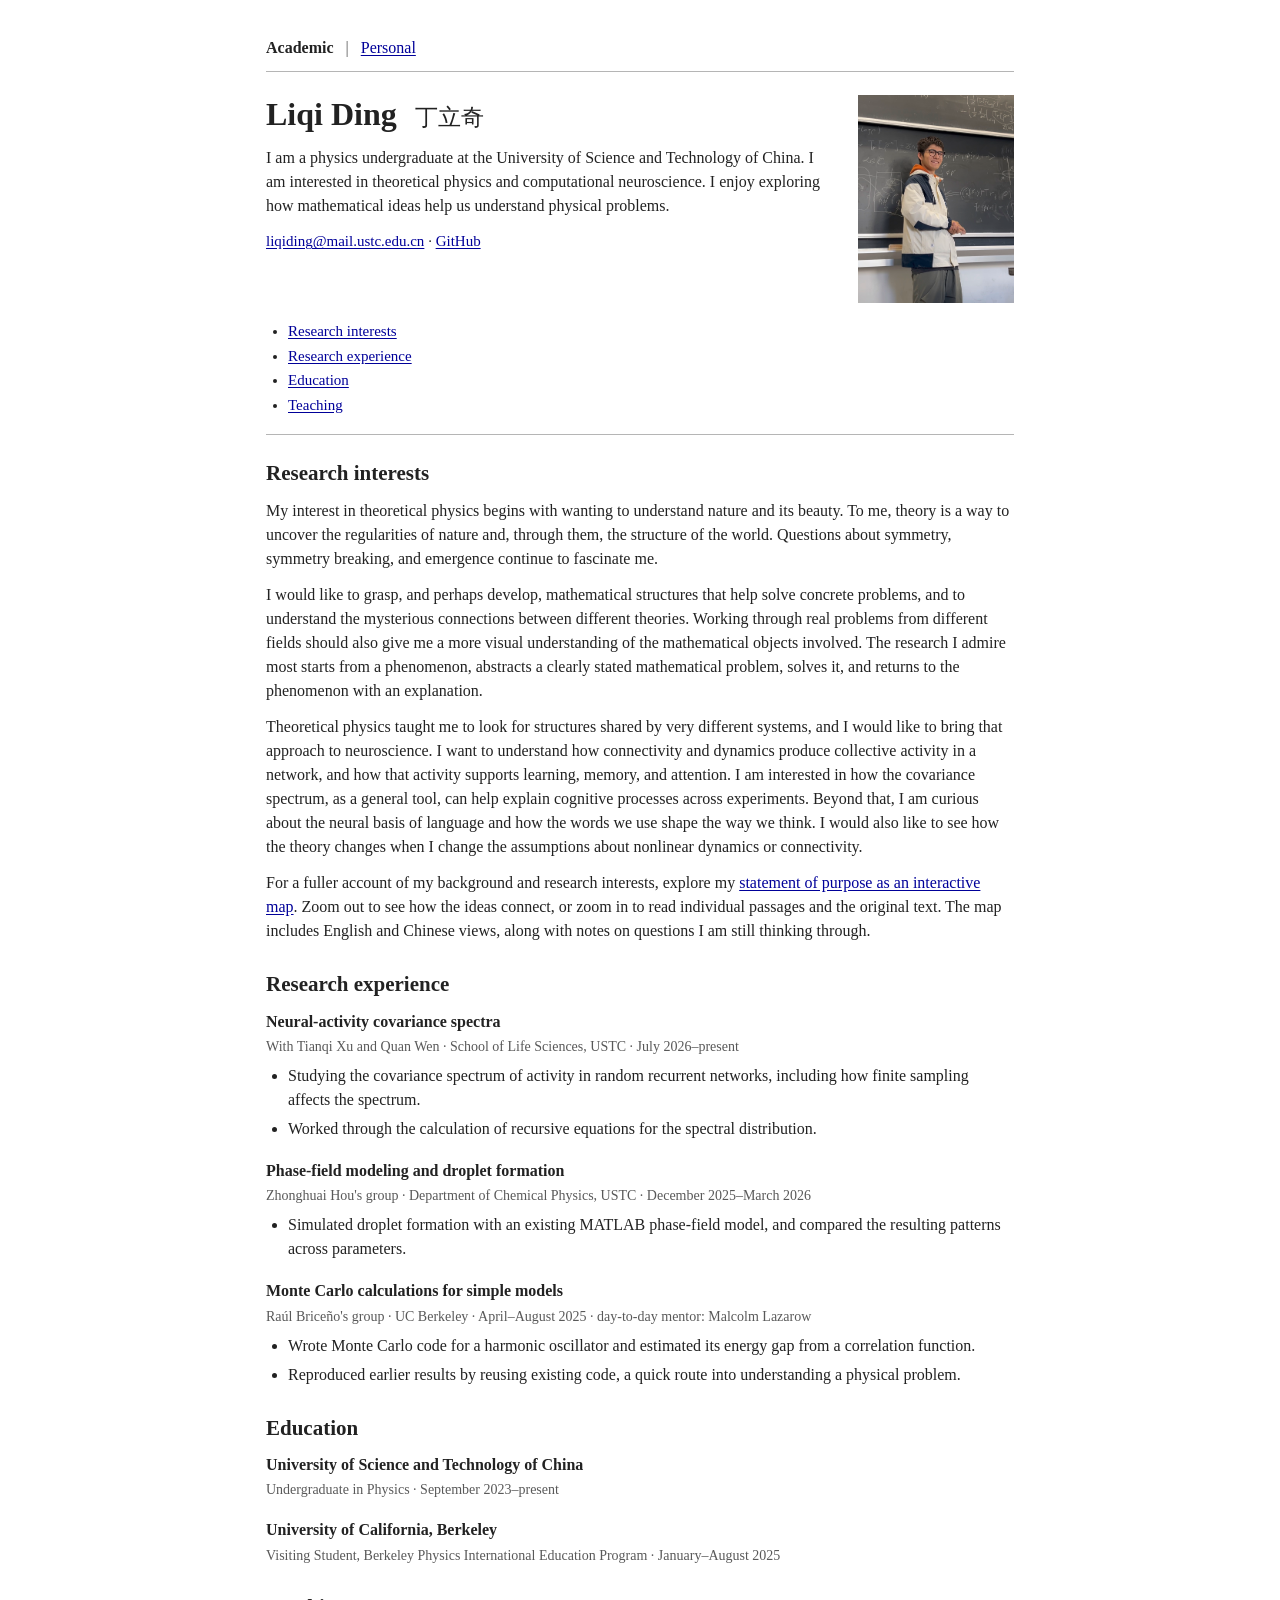
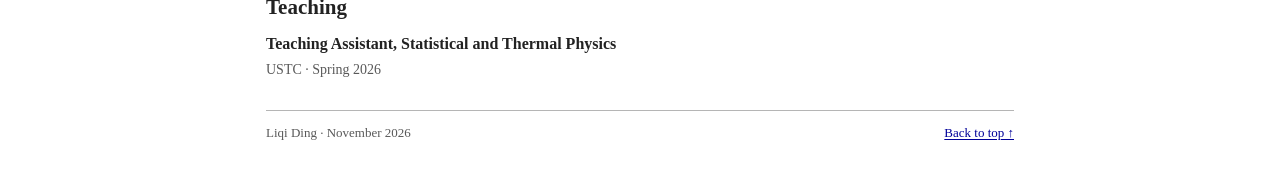
<file: index.html>
<!doctype html>
<html lang="en">
<head>
<meta charset="utf-8">
<meta name="viewport" content="width=device-width, initial-scale=1">
<meta name="description" content="Liqi Ding — physics undergraduate at USTC, with interests in theoretical physics and computational neuroscience.">
<title>Liqi Ding</title>
<link rel="stylesheet" href="style.css">
</head>
<body id="top">
<a class="skip-link" href="#main">Skip to content</a>
<nav class="site-nav" aria-label="Main navigation"><strong aria-current="page">Academic</strong><span aria-hidden="true">|</span><a href="personal.html">Personal</a></nav>
<header><div class="intro"><div class="intro-text"><h1>Liqi Ding <span lang="zh-Hans">丁立奇</span></h1><p>I am a physics undergraduate at the University of Science and Technology of China. I am interested in theoretical physics and computational neuroscience. I enjoy exploring how mathematical ideas help us understand physical problems.</p><p class="contact"><a href="mailto:liqiding@mail.ustc.edu.cn">liqiding@mail.ustc.edu.cn</a> · <a href="https://github.com/LuckytoeUSTC">GitHub</a></p></div><img class="portrait" src="assets/portrait.png" alt="Liqi Ding standing in front of a blackboard" width="156" height="208"></div><nav class="page-toc" aria-label="Sections"><ul>
<li><a href="#research-interests">Research interests</a></li>
<li><a href="#research-experience">Research experience</a></li>
<li><a href="#education">Education</a></li>
<li><a href="#teaching">Teaching</a></li>
</ul></nav></header>
<main id="main">
<section id="research-interests" aria-labelledby="research-interests-title">
<h2 id="research-interests-title">Research interests</h2>
<p>My interest in theoretical physics begins with wanting to understand nature and its beauty. To me, theory is a way to uncover the regularities of nature and, through them, the structure of the world. Questions about symmetry, symmetry breaking, and emergence continue to fascinate me.</p>
<p>I would like to grasp, and perhaps develop, mathematical structures that help solve concrete problems, and to understand the mysterious connections between different theories. Working through real problems from different fields should also give me a more visual understanding of the mathematical objects involved. The research I admire most starts from a phenomenon, abstracts a clearly stated mathematical problem, solves it, and returns to the phenomenon with an explanation.</p>
<p>Theoretical physics taught me to look for structures shared by very different systems, and I would like to bring that approach to neuroscience. I want to understand how connectivity and dynamics produce collective activity in a network, and how that activity supports learning, memory, and attention. I am interested in how the covariance spectrum, as a general tool, can help explain cognitive processes across experiments. Beyond that, I am curious about the neural basis of language and how the words we use shape the way we think. I would also like to see how the theory changes when I change the assumptions about nonlinear dynamics or connectivity.</p>
<p>For a fuller account of my background and research interests, explore my <a href="sop-map.html">statement of purpose as an interactive map</a>. Zoom out to see how the ideas connect, or zoom in to read individual passages and the original text. The map includes English and Chinese views, along with notes on questions I am still thinking through.</p>
</section>
<section id="research-experience" aria-labelledby="research-experience-title">
<h2 id="research-experience-title">Research experience</h2>
<article class="cv-entry"><h3>Neural-activity covariance spectra</h3>
<p class="entry-context">With Tianqi Xu and Quan Wen · School of Life Sciences, USTC · July 2026–present</p>
<ul><li>Studying the covariance spectrum of activity in random recurrent networks, including how finite sampling affects the spectrum.</li><li>Worked through the calculation of recursive equations for the spectral distribution.</li></ul>
</article>
<article class="cv-entry"><h3>Phase-field modeling and droplet formation</h3>
<p class="entry-context">Zhonghuai Hou&#x27;s group · Department of Chemical Physics, USTC · December 2025–March 2026</p>
<ul><li>Simulated droplet formation with an existing MATLAB phase-field model, and compared the resulting patterns across parameters.</li></ul>
</article>
<article class="cv-entry"><h3>Monte Carlo calculations for simple models</h3>
<p class="entry-context">Raúl Briceño&#x27;s group · UC Berkeley · April–August 2025 · day-to-day mentor: Malcolm Lazarow</p>
<ul><li>Wrote Monte Carlo code for a harmonic oscillator and estimated its energy gap from a correlation function.</li><li>Reproduced earlier results by reusing existing code, a quick route into understanding a physical problem.</li></ul>
</article>
</section>
<section id="education" aria-labelledby="education-title">
<h2 id="education-title">Education</h2>
<article class="cv-entry"><h3>University of Science and Technology of China</h3>
<p class="entry-context">Undergraduate in Physics · September 2023–present</p>
</article>
<article class="cv-entry"><h3>University of California, Berkeley</h3>
<p class="entry-context">Visiting Student, Berkeley Physics International Education Program · January–August 2025</p>
</article>
</section>
<section id="teaching" aria-labelledby="teaching-title">
<h2 id="teaching-title">Teaching</h2>
<article class="cv-entry"><h3>Teaching Assistant, Statistical and Thermal Physics</h3>
<p class="entry-context">USTC · Spring 2026</p>
</article>
</section>
</main>
<footer><span>Liqi Ding · November 2026</span><a href="#top">Back to top ↑</a></footer>
</body>
</html>
</file>
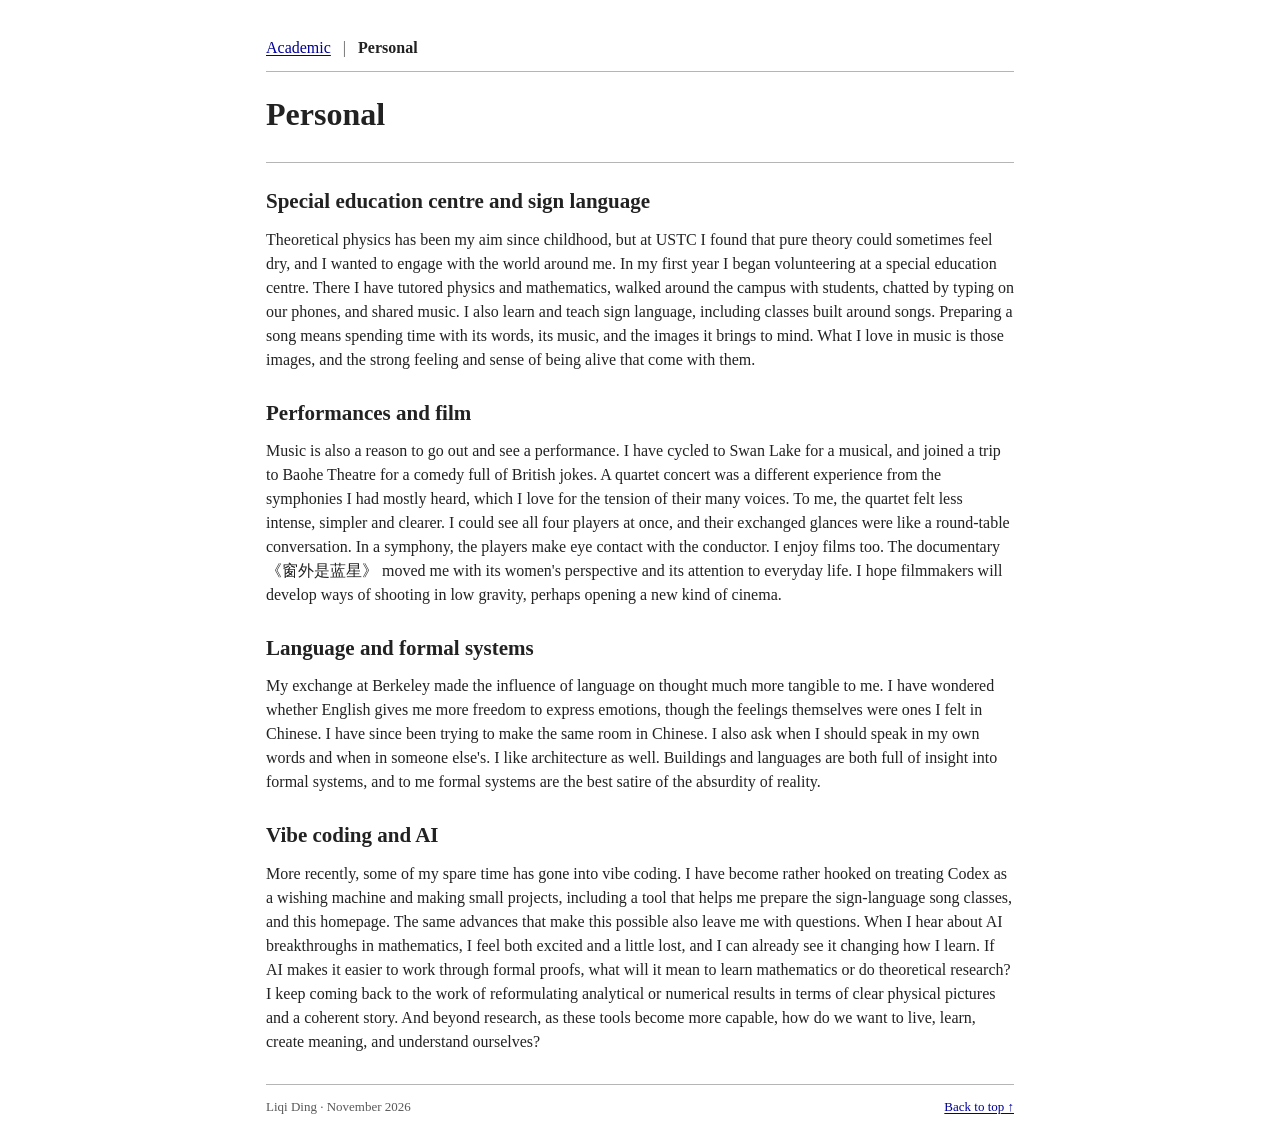
<file: personal.html>
<!doctype html>
<html lang="en">
<head>
<meta charset="utf-8">
<meta name="viewport" content="width=device-width, initial-scale=1">
<meta name="description" content="Liqi Ding — physics undergraduate at USTC, with interests in theoretical physics and computational neuroscience.">
<title>Personal — Liqi Ding</title>
<link rel="stylesheet" href="style.css">
</head>
<body id="top">
<a class="skip-link" href="#main">Skip to content</a>
<nav class="site-nav" aria-label="Main navigation"><a href="index.html">Academic</a><span aria-hidden="true">|</span><strong aria-current="page">Personal</strong></nav>
<header><h1>Personal</h1></header>
<main id="main"><section id="sign-language"><h2>Special education centre and sign language</h2>
<p>Theoretical physics has been my aim since childhood, but at USTC I found that pure theory could sometimes feel dry, and I wanted to engage with the world around me. In my first year I began volunteering at a special education centre. There I have tutored physics and mathematics, walked around the campus with students, chatted by typing on our phones, and shared music. I also learn and teach sign language, including classes built around songs. Preparing a song means spending time with its words, its music, and the images it brings to mind. What I love in music is those images, and the strong feeling and sense of being alive that come with them.</p>
</section>
<section id="arts"><h2>Performances and film</h2>
<p>Music is also a reason to go out and see a performance. I have cycled to Swan Lake for a musical, and joined a trip to Baohe Theatre for a comedy full of British jokes. A quartet concert was a different experience from the symphonies I had mostly heard, which I love for the tension of their many voices. To me, the quartet felt less intense, simpler and clearer. I could see all four players at once, and their exchanged glances were like a round-table conversation. In a symphony, the players make eye contact with the conductor. I enjoy films too. The documentary 《窗外是蓝星》 moved me with its women&#x27;s perspective and its attention to everyday life. I hope filmmakers will develop ways of shooting in low gravity, perhaps opening a new kind of cinema.</p>
</section>
<section id="language"><h2>Language and formal systems</h2>
<p>My exchange at Berkeley made the influence of language on thought much more tangible to me. I have wondered whether English gives me more freedom to express emotions, though the feelings themselves were ones I felt in Chinese. I have since been trying to make the same room in Chinese. I also ask when I should speak in my own words and when in someone else&#x27;s. I like architecture as well. Buildings and languages are both full of insight into formal systems, and to me formal systems are the best satire of the absurdity of reality.</p>
</section>
<section id="coding"><h2>Vibe coding and AI</h2>
<p>More recently, some of my spare time has gone into vibe coding. I have become rather hooked on treating Codex as a wishing machine and making small projects, including a tool that helps me prepare the sign-language song classes, and this homepage. The same advances that make this possible also leave me with questions. When I hear about AI breakthroughs in mathematics, I feel both excited and a little lost, and I can already see it changing how I learn. If AI makes it easier to work through formal proofs, what will it mean to learn mathematics or do theoretical research? I keep coming back to the work of reformulating analytical or numerical results in terms of clear physical pictures and a coherent story. And beyond research, as these tools become more capable, how do we want to live, learn, create meaning, and understand ourselves?</p>
</section></main><footer><span>Liqi Ding · November 2026</span><a href="#top">Back to top ↑</a></footer>
</body>
</html>
</file>
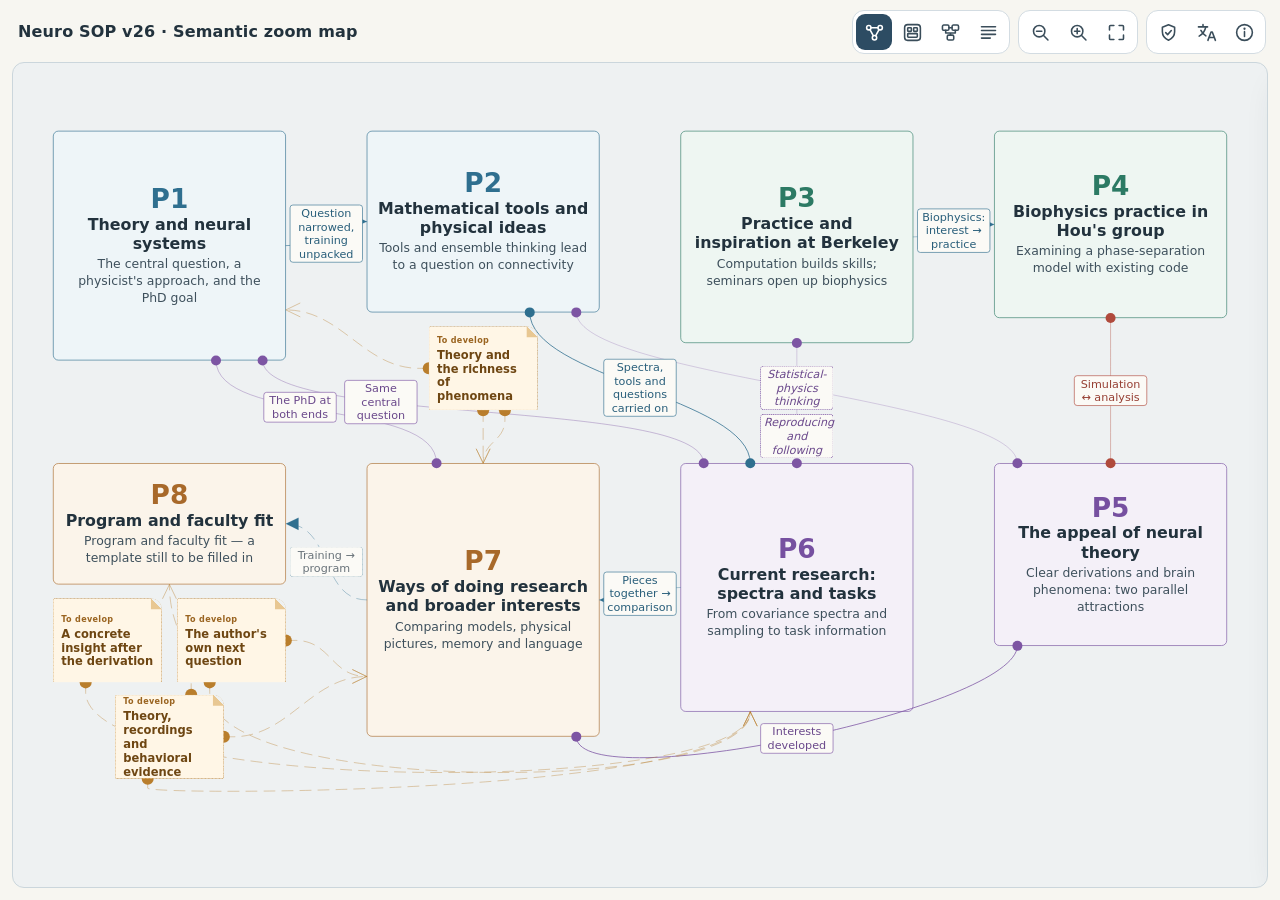
<file: sop-map.html>
<!doctype html>
<html lang="en">
<head>
<meta charset="utf-8">
<meta name="viewport" content="width=device-width,initial-scale=1">
<title></title>
<style>
:root{color-scheme:light;--ink:#22323d;--muted:#5f707b;--paper:#f7f6f1;--canvas:#eef1f2;--rule:#d6dde1;--accent:#2d4c63}
*{box-sizing:border-box}
html,body{margin:0;height:100%}
body{background:var(--paper);color:var(--ink);font:14px/1.55 system-ui,"Segoe UI","Microsoft YaHei","PingFang SC",sans-serif;display:flex;flex-direction:column}
button{font:inherit;color:inherit;background:#fff;border:1px solid #c9d3da;border-radius:7px;padding:5px 11px;cursor:pointer}
button:hover{background:#edf3f7}
button:focus-visible{outline:3px solid #4f86ad;outline-offset:2px}
button[aria-pressed=true]{background:var(--accent);color:#fff;border-color:var(--accent)}
header.top{display:flex;align-items:center;gap:12px;padding:10px 14px 8px 18px}
header.top h1{font-size:16px;margin:0;font-weight:650;letter-spacing:.01em;white-space:nowrap;overflow:hidden;text-overflow:ellipsis}
.tools{display:flex;gap:8px;align-items:center;margin-left:auto}
.tg{display:flex;gap:2px;padding:3px;background:#fff;border:1px solid #d3dce2;border-radius:12px}
.ib{width:36px;height:36px;padding:0;display:grid;place-items:center;border:0;background:transparent;border-radius:9px;color:#3a4d5a}
.ib:hover{background:#edf3f7}
.ib[aria-pressed=true]{background:var(--accent);color:#fff}
.ib svg{width:21px;height:21px;fill:none;stroke:currentColor;stroke-width:1.8;stroke-linecap:round;stroke-linejoin:round}
.ib.on{background:#e7eef3}
#info{position:fixed;top:56px;right:14px;width:min(560px,calc(100vw - 28px));max-height:calc(100vh - 80px);overflow:auto;background:#fff;border:1px solid var(--rule);border-radius:14px;box-shadow:0 18px 44px #1c2e3a30;padding:6px 26px 22px;z-index:20;display:none;line-height:1.7;font-size:14.5px}
#info.open{display:block}
#info h2{font-size:18px;margin:16px 0 4px}
#info h3{font-size:14.5px;margin:18px 0 2px;color:#2d4c63}
#info p{margin:6px 0}
#info .x{position:sticky;top:6px;float:right;margin-right:-14px}
.ii svg{width:18px;height:18px;vertical-align:-4px;fill:none;stroke:#2d4c63;stroke-width:1.8;stroke-linecap:round;stroke-linejoin:round;margin:0 2px}
.sw{display:inline-block;width:12px;height:12px;border-radius:3px;background:var(--c);vertical-align:-1px;margin:0 3px 0 1px}
.stage{position:relative;flex:1;min-height:420px;margin:0 12px 12px;border:1px solid #cbd6dc;border-radius:12px;overflow:hidden;background:var(--canvas)}
#viewport{position:absolute;inset:0;overflow:hidden;touch-action:none;cursor:grab;user-select:none;-webkit-user-select:none}
#viewport.dragging{cursor:grabbing}
#world{position:absolute;left:0;top:0;transform-origin:0 0}
#world.moving{will-change:transform}
#world.no-blocks .block,#world.no-blocks .plate,#world.no-blocks .fhead,#world.no-blocks .n-body,#world.no-blocks #g-cross,#world.no-blocks .elabel.cross{visibility:hidden}
#world.no-over .frame .over,#world.no-over .note .n-over,#world.no-over #g-pair,#world.no-over .elabel.pair{visibility:hidden}
#world.no-src .b-src .src,#world.no-src .b-src .cap,#world.no-src .note .nr{visibility:hidden}
#world.no-sum .b-sum,#world.no-sum .b-src:before,#world.no-sum .note .nt{visibility:hidden}
#world.no-st .b-meta,#world.no-st #g-inner,#world.no-st .elabel.inner,#world.no-st .note .nw{visibility:hidden}
.cull{visibility:hidden!important}
#world>div,#world>svg{position:absolute;left:0;top:0}
#links{overflow:visible;pointer-events:none}
#links .hit{pointer-events:stroke;cursor:pointer;stroke:transparent;fill:none}
/* ---------- 段落外框 ---------- */
.frame{position:absolute;border:4px solid var(--c);border-radius:34px;background:var(--bg);cursor:pointer}
.frame .fhead{position:absolute;left:40px;right:40px;top:26px;height:96px;opacity:var(--tb);pointer-events:none;display:flex;align-items:baseline;gap:18px;white-space:nowrap}
.frame .fhead .pn{font-size:46px;font-weight:750;color:var(--c)}
.frame .fhead .pt{font-size:40px;font-weight:650}
.frame .fhead .pr{font-size:24px;color:var(--muted);border:2px solid color-mix(in srgb,var(--c) 40%,white);border-radius:30px;padding:0 16px}
.frame .over{position:absolute;inset:0;display:flex;flex-direction:column;justify-content:center;align-items:center;text-align:center;padding:40px 60px;opacity:var(--tov);pointer-events:none;gap:18px}
.frame .over .pn{font-size:170px;line-height:1;font-weight:800;color:var(--c)}
.frame .over .pt{font-size:102px;line-height:1.2;font-weight:700}
.frame .over .pg{font-size:80px;line-height:1.35;color:#3e505c;max-width:1340px}
.plate{position:absolute;border-radius:26px;background:color-mix(in srgb,var(--c) 9%,white);border:2px solid color-mix(in srgb,var(--c) 22%,white);pointer-events:none;opacity:var(--tb)}
.plate.parallel{background:repeating-linear-gradient(135deg,color-mix(in srgb,var(--c) 10%,white) 0 18px,color-mix(in srgb,var(--c) 5%,white) 18px 36px);border-style:solid}
.plate.lane{border-style:dashed;background:color-mix(in srgb,var(--c) 6%,white)}
.plate .pl-title{position:absolute;left:26px;top:12px;font-size:22px;font-weight:650;color:color-mix(in srgb,var(--c) 80%,black);opacity:var(--tpl);white-space:nowrap}
.plate.parallel .pl-title:before{content:"∥ ";font-weight:800}
/* ---------- 功能块 ---------- */
.block{position:absolute;background:#fff;border:3px solid color-mix(in srgb,var(--c) 55%,white);border-radius:10px;padding:22px 28px 24px;opacity:var(--tb);cursor:pointer;display:flex;flex-direction:column;gap:10px}
.block.k-question{border-left:14px solid var(--c);border-radius:8px}
.block.k-learn{border-top:12px solid color-mix(in srgb,var(--c) 70%,white);border-radius:8px}
.block.k-experience{border-radius:2px}
.block.k-object{border:7px double color-mix(in srgb,var(--c) 70%,white);border-radius:2px}
.block.k-gain{border-radius:64px;padding-left:46px;padding-right:46px}
.block.k-interest{border-radius:30px}
.block.k-plan{border:3px dashed var(--c);border-radius:8px}
.block.k-template{border:4px dotted #8b949b;background:#fbfbfa}
.b-meta{display:flex;flex-wrap:wrap;gap:8px;opacity:var(--tst);min-height:26px}
.b-meta span{font-size:17px;line-height:24px;padding:0 10px;border-radius:12px;background:#eef2f4;color:#465863}
.b-meta .kind{background:color-mix(in srgb,var(--c) 14%,white);color:color-mix(in srgb,var(--c) 80%,black);font-weight:600}
.b-title{margin:0;font-size:30px;line-height:1.25;font-weight:680;color:color-mix(in srgb,var(--c) 85%,black)}
.b-sum{margin:0;font-size:24px;line-height:1.5;opacity:var(--ts)}
.b-src{position:relative;margin-top:4px;padding-top:10px;border-top:2px solid #e5eaed}
.b-src .cap{font-size:12px;color:#7a8a94;opacity:var(--tsrc);letter-spacing:.02em}
.b-src .src{margin:2px 0 0;font:13px/1.55 Georgia,"Times New Roman",serif;color:#1f2f3a;opacity:var(--tsrc);overflow-wrap:break-word}
.b-src:before{content:"";position:absolute;left:0;right:0;top:14px;bottom:4px;opacity:calc(var(--ts) * (1 - var(--tsrc)) * .55);background:repeating-linear-gradient(180deg,#dfe5e9 0 9px,transparent 9px 20px);border-radius:3px;pointer-events:none}
/* ---------- 酝酿批注 ---------- */
.note{position:absolute;min-height:540px;background:#fff6e6;border:3px dashed #b77822;border-radius:10px 70px 10px 10px;padding:28px 34px;cursor:pointer;display:flex;flex-direction:column;gap:12px}
.note:after{content:"";position:absolute;right:-3px;top:-3px;width:70px;height:70px;background:linear-gradient(225deg,var(--canvas) 0 49%,#e8c792 50% 100%);border-radius:0 70px 0 0}
.note .n-over{position:absolute;inset:0;display:flex;flex-direction:column;justify-content:center;padding:40px 50px;gap:12px;opacity:var(--tov);pointer-events:none}
.note .n-over .tag{font-size:52px;color:#9a6420;font-weight:700}
.note .n-over .tt{font-size:74px;line-height:1.2;color:#6e4612;font-weight:750}
.note .n-body{display:flex;flex-direction:column;gap:12px;opacity:var(--tb)}
.note .tag{font-size:16px;color:#9a6420;font-weight:650;letter-spacing:.04em}
.note .tt{font-size:30px;line-height:1.3;font-weight:700;color:#6e4612;margin:0}
.note .nt{font-size:22px;line-height:1.55;color:#5a4426;margin:0;opacity:var(--ts)}
.note .nw{font-size:19px;line-height:1.55;color:#7a5a2c;margin:0;opacity:var(--tst);border-left:4px solid #dcb26f;padding-left:12px}
.note .nr{font-size:16px;line-height:1.5;color:#7a6a55;margin:0;opacity:var(--tsrc)}
/* ---------- 关系标签 ---------- */
.elabel{position:absolute;width:max-content;transform:translate(-50%,-50%);background:#fbfaf6;border:2px solid var(--c);color:color-mix(in srgb,var(--c) 85%,black);border-radius:10px;padding:2px 10px;text-align:center;cursor:pointer;white-space:normal}
.elabel.cross{font-size:24px;line-height:1.3;max-width:380px}
.elabel.pair{font-size:72px;line-height:1.22;padding:6px 20px;border-width:4px;border-radius:20px;max-width:470px}
.elabel.inner{font-size:17px;line-height:1.3;max-width:150px;border-width:1.5px;padding:2px 6px}
.elabel.inner.wide{max-width:430px}
.elabel.editorial{border-style:dashed;font-style:italic}
.elabel.template{border-style:dotted;color:#69737a}
.elabel .ty{font-weight:700;font-style:normal;margin-right:4px}
/* ---------- 选中与淡化 ---------- */
.frame.sel{box-shadow:0 0 0 14px color-mix(in srgb,var(--c) 30%,transparent)}
.block.sel,.note.sel{box-shadow:0 0 0 8px color-mix(in srgb,var(--c,#b77822) 45%,transparent)}
.note.sel{box-shadow:0 0 0 8px #e2a54a88}
.frame.dim{opacity:.4}
.block.dim{opacity:calc(var(--tb) * .28)}
.note.dim{opacity:.3}
.elabel.dim{opacity:.12!important}
.elabel.sel{box-shadow:0 0 0 5px #2d4c6355}
/* ---------- 详情 ---------- */
#panel{position:absolute;top:10px;right:10px;bottom:10px;width:min(420px,calc(100% - 20px));background:#fff;border:1px solid var(--rule);border-top:5px solid var(--pc,#2d4c63);border-radius:12px;box-shadow:0 12px 34px #1c2e3a26;display:flex;flex-direction:column;transform:translateX(calc(100% + 24px));transition:transform .18s ease;z-index:5}
#panel.open{transform:none}
#panel .ph{display:flex;align-items:flex-start;gap:8px;padding:14px 16px 8px;border-bottom:1px solid #edf0f2}
#panel .ph .ttl{flex:1}
#panel .ph h2{font-size:17px;margin:0 0 4px;line-height:1.35}
#panel .ph .ids{color:var(--muted);font-size:12px}
#panel .pb{overflow:auto;padding:6px 16px 18px}
#panel h3{font-size:13px;margin:16px 0 4px;color:#36566e;letter-spacing:.02em}
#panel p{margin:4px 0;overflow-wrap:anywhere}
#panel .source{border-left:3px solid #8d70a6;padding:2px 0 2px 10px;font-family:Georgia,"Times New Roman",serif;font-size:14.5px;line-height:1.6;white-space:pre-wrap}
#panel .zh{border-left:3px solid #c9d3da;padding-left:10px;color:#3d4d57}
#panel .badge{display:inline-block;border-radius:5px;padding:1px 7px;margin:0 4px 4px 0;background:#edf2f5;font-size:12.5px}
#panel .badge.warn{background:#fff1dc;color:#8a5a14}
#panel .badge.ok{background:#e6f3ec;color:#1f6a45}
#panel .badge.ed{background:#f1ecf7;color:#5d3f80}
#panel ul{margin:4px 0;padding-left:18px}
#panel li{margin:3px 0}
#panel .link{border:0;background:none;padding:0;color:#245d86;text-decoration:underline;text-underline-offset:2px;cursor:pointer;text-align:left}
#panel .boundary{background:#fff7ea;border:1px solid #f0d9b0;border-radius:8px;padding:6px 10px}
#panel .review{background:#f3f6f8;border-radius:8px;padding:6px 10px;color:#3e5260}
#panel .user{background:#fff3df;border-radius:8px;padding:6px 10px}
#panel .row{display:flex;gap:6px;flex-wrap:wrap;margin-top:8px}
/* ---------- 自检 ---------- */
#testbox{position:absolute;left:10px;top:10px;max-width:min(560px,calc(100% - 20px));max-height:calc(100% - 20px);overflow:auto;background:#fff;border:1px solid var(--rule);border-radius:10px;box-shadow:0 10px 30px #1c2e3a26;padding:10px 14px;z-index:6;font-size:13px;display:none}
#testbox.show{display:block}
#testbox .t{display:flex;gap:8px;margin:3px 0}
#testbox .t b{min-width:34px}
#testbox .pass b{color:#1f7a4a}
#testbox .fail b{color:#b3261e}
#testbox .d{color:var(--muted)}
.help{padding:0 18px 10px;color:var(--muted);font-size:12.5px}
@media (max-width:900px){
  header.top h1{font-size:14px}
  .ib{width:32px;height:32px}
  .tools{gap:4px}
  .stage{margin:0 6px 6px}
  #panel{top:auto;left:6px;right:6px;width:auto;height:52%;bottom:6px;transform:translateY(calc(100% + 20px))}
}
@media (max-width:620px){header.top h1{display:none}.tools{margin-left:0;flex-wrap:wrap}}
@media (prefers-reduced-motion:reduce){#panel{transition:none}}
</style>
</head>
<body>
<header class="top">
  <h1 id="app-title"></h1>
  <div class="tools">
    <div class="tg" role="group">
      <button class="ib" data-level="1" data-tip="lv1"><svg viewBox="0 0 24 24"><circle cx="5.5" cy="6.5" r="2.5"/><circle cx="18.5" cy="6.5" r="2.5"/><circle cx="12" cy="18" r="2.5"/><path d="M8 6.5h8M6.8 8.8l3.8 6.9M17.2 8.8l-3.8 6.9"/></svg></button>
      <button class="ib" data-level="2" data-tip="lv2"><svg viewBox="0 0 24 24"><rect x="3" y="3" width="18" height="18" rx="3.5"/><rect x="6.5" y="6.5" width="4.2" height="4.2" rx=".8"/><rect x="13.3" y="6.5" width="4.2" height="4.2" rx=".8"/><rect x="6.5" y="13.3" width="11" height="4.2" rx=".8"/></svg></button>
      <button class="ib" data-level="3" data-tip="lv3"><svg viewBox="0 0 24 24"><rect x="2.8" y="3.5" width="7.4" height="6" rx="1.5"/><rect x="13.8" y="3.5" width="7.4" height="6" rx="1.5"/><rect x="8.3" y="15" width="7.4" height="5.5" rx="1.5"/><path d="M10.2 6.5h3.6M6.5 9.5v3h5.5V15M17.5 9.5v3H12"/></svg></button>
      <button class="ib" data-level="4" data-tip="lv4"><svg viewBox="0 0 24 24"><path d="M4 5.5h16M4 9.8h16M4 14.1h16M4 18.4h10"/></svg></button>
    </div>
    <div class="tg" role="group">
      <button class="ib" id="btn-out" data-tip="out"><svg viewBox="0 0 24 24"><circle cx="10.5" cy="10.5" r="6.5"/><path d="M15.5 15.5 20.5 20.5M7.5 10.5h6"/></svg></button>
      <button class="ib" id="btn-in" data-tip="in"><svg viewBox="0 0 24 24"><circle cx="10.5" cy="10.5" r="6.5"/><path d="M15.5 15.5 20.5 20.5M7.5 10.5h6M10.5 7.5v6"/></svg></button>
      <button class="ib" id="btn-fit" data-tip="fit"><svg viewBox="0 0 24 24"><path d="M4 9V5.2C4 4.5 4.5 4 5.2 4H9M15 4h3.8c.7 0 1.2.5 1.2 1.2V9M20 15v3.8c0 .7-.5 1.2-1.2 1.2H15M9 20H5.2C4.5 20 4 19.5 4 18.8V15"/></svg></button>
    </div>
    <div class="tg" role="group">
      <button class="ib" id="btn-test" data-tip="test"><svg viewBox="0 0 24 24"><path d="M12 3.2 19 6v5.2c0 4.4-2.9 7.9-7 9.6-4.1-1.7-7-5.2-7-9.6V6z"/><path d="M8.8 12.2l2.2 2.2 4.2-4.6"/></svg></button>
      <button class="ib" id="btn-lang" data-tip="lang"><svg viewBox="0 0 24 24"><path d="M2.8 5.6h10.4M8 3v2.6"/><path d="M11.2 5.6c-.9 4.7-3.5 8.3-7.6 10.6"/><path d="M5.6 9.6c1.4 2.8 3.3 4.8 5.7 6.3"/><path d="M13.6 21l3.6-9.6h1.4L22.2 21M14.9 17.8h6"/></svg></button>
      <button class="ib" id="btn-info" data-tip="info"><svg viewBox="0 0 24 24"><circle cx="12" cy="12" r="9"/><path d="M12 11v5.6"/><path d="M12 7.6v.1" stroke-width="2.6"/></svg></button>
    </div>
  </div>
</header>
<div id="info" role="dialog" aria-modal="false"><button class="ib x" id="btn-info-close" data-tip="close"><svg viewBox="0 0 24 24"><path d="M6 6l12 12M18 6 6 18"/></svg></button><div id="info-body"></div></div>
<div class="stage">
  <div id="viewport" role="application" aria-label="">
    <div id="world">
      <div id="frames"></div>
      <svg id="links" xmlns="http://www.w3.org/2000/svg"><g id="g-pair"></g><g id="g-cross"></g><g id="g-inner"></g><g id="g-note"></g></svg>
      <div id="nodes"></div>
      <div id="labels"></div>
    </div>
  </div>
  <aside id="panel" aria-live="polite">
    <div class="ph"><div class="ttl"><h2 id="pt"></h2><div class="ids" id="pids"></div></div><button class="ib" id="btn-close" data-tip="close"><svg viewBox="0 0 24 24"><path d="M6 6l12 12M18 6 6 18"/></svg></button></div>
    <div class="pb" id="pbody"></div>
  </aside>
  <div id="testbox"></div>
</div>
<script id="sop-data" type="application/json">{"meta": {"title": "Neuro SOP v26 · 语义缩放结构图", "title_en": "Neuro SOP v26 · Semantic zoom map", "version": "v26", "source": "source/Neuro_SOP_v26_English.md", "contentPolicy": "原文逐字保留。功能划分和关系标签是编辑性结构解读，不是新增的个人经历或科学结论。", "reviewPolicy": "块名、摘要、分组、内部边与跨段边全部允许 Opus 重新判断。本人原话和 SOP 原文属于依据，不能将编辑标签反写成已确认的新经历或动机。"}, "layout": {"grid": {"p1": [0, 0], "p2": [1, 0], "p3": [2, 0], "p4": [3, 0], "p8": [0, 1], "p7": [1, 1], "p6": [2, 1], "p5": [3, 1]}, "notes": {"n1": {"under": "p2"}, "n2": {"under": "p8"}, "n3": {"under": "p8"}, "n4": {"under": "p8"}}}, "version": "v26", "sourceSha256": "2eee824adb2f807107181fb5f3b0a5ff9787e4e87ccf2078110c2d6bfe6de864", "fileHeader": "# Statement of Purpose\r\n\r\n", "paragraphJoiner": "\r\n\r\n", "fileTail": "\r\n", "contentPolicy": "原文逐字保留。功能划分和关系标签是编辑性结构解读，不是新增的个人经历或科学结论。", "reviewPolicy": "块名、摘要、分组、内部边与跨段边全部允许 Opus 重新判断。本人原话和 SOP 原文属于依据，不能将编辑标签反写成已确认的新经历或动机。", "paragraphs": [{"id": "p1", "title": "理论与神经系统", "role": "开篇定位", "category": "position", "gist": "总问题、物理思路与理论立场，收束为 PhD 目标", "structure": "开篇先提出总问题；物理视角与理论观说明怎样接近它；末句把“这些问题”收为 PhD 目标。文章按主题组织，并非科研认知发生的时间顺序。", "boundary": "文章按主题组织，不模拟作者认知形成的先后。毕设只是整体科学兴趣的一部分。", "number": 1, "sourceText": "I want to understand how the collective activity of neurons gives rise to learning and cognition. Theoretical physics taught me to look for structures shared by very different systems. I now want to bring that approach to neuroscience. Theory gives us a framework for explaining what we observe, but the richness of neural systems keeps raising questions that our models have yet to answer. I want to take on those questions in a PhD program in theoretical and computational neuroscience.", "sourceChinese": "我想理解神经元的集体活动如何产生学习与认知。理论物理让我学会在很不一样的系统中寻找共有的结构。我现在想把这种思路带到神经科学。理论为我们提供了解释观察结果的框架，而神经系统的丰富性不断带来现有模型还回答不了的问题。我想在理论与计算神经科学的博士阶段研究这些问题。", "blocks": [{"id": "p1-goal", "title": "总问题：集体活动与认知", "kind": "question", "status": "研究愿景", "summary": "我想理解：神经元的集体活动怎样产生学习与认知。", "sourceStart": 0, "sourceEnd": 97, "sourceText": "I want to understand how the collective activity of neurons gives rise to learning and cognition.", "cell": {"r": 0, "c": 0, "cs": 2, "rs": 1}, "title_en": "Central question: collective activity and cognition", "status_en": "Research vision", "summary_en": "How the collective activity of neurons gives rise to learning and cognition."}, {"id": "p1-physics", "title": "物理视角", "kind": "interest", "status": "已有训练与兴趣", "summary": "理论物理教我在差异很大的系统中寻找共享结构；现在想把这种思路带进神经科学。", "sourceStart": 98, "sourceEnd": 235, "sourceText": "Theoretical physics taught me to look for structures shared by very different systems. I now want to bring that approach to neuroscience.", "cell": {"r": 1, "c": 0, "cs": 1, "rs": 1}, "title_en": "A physics perspective", "status_en": "Existing training and interest", "summary_en": "Theoretical physics taught a habit of looking for structures shared by very different systems; the aim now is to bring that habit to neuroscience."}, {"id": "p1-theory", "title": "理论与丰富现象", "kind": "interest", "status": "理念已写，经验联系待酝酿", "summary": "理论提供解释观察的框架，而神经系统的丰富性不断提出现有模型尚未回答的问题。", "sourceStart": 236, "sourceEnd": 390, "sourceText": "Theory gives us a framework for explaining what we observe, but the richness of neural systems keeps raising questions that our models have yet to answer.", "cell": {"r": 1, "c": 1, "cs": 1, "rs": 1}, "title_en": "Theory and the richness of phenomena", "status_en": "View stated; link to experience still developing", "summary_en": "Theory offers a framework for explaining what we observe, while the richness of neural systems keeps raising questions that current models cannot yet answer."}, {"id": "p1-phd", "title": "PhD 目标", "kind": "plan", "status": "申请目标", "summary": "想在理论与计算神经科学 PhD 中研究这些问题。", "sourceStart": 391, "sourceEnd": 488, "sourceText": "I want to take on those questions in a PhD program in theoretical and computational neuroscience.", "cell": {"r": 2, "c": 0, "cs": 2, "rs": 1}, "title_en": "The PhD goal", "status_en": "Application goal", "summary_en": "To take on these questions in a PhD in theoretical and computational neuroscience."}], "title_en": "Theory and neural systems", "role_en": "Opening position", "gist_en": "The central question, a physicist's approach, and the PhD goal", "structure_en": "The paragraph opens with the central question; the physics perspective and the view of theory say how to approach it; the last sentence turns “those questions” into the PhD goal. The essay is organized by theme, not by the order in which the author's ideas formed.", "boundary_en": "The essay is organized by theme and does not reconstruct the order in which the author's understanding developed. The undergraduate thesis is only one part of a broader scientific interest.", "groups": [{"id": "p1-g1", "title": "怎样接近：方法与理论观", "blocks": ["p1-physics", "p1-theory"], "form": "plate", "title_en": "How to approach it: method and view of theory"}], "internalEdges": [{"id": "p1-i1", "from": "p1-goal", "to": "p1-physics", "type": "method", "status": "text", "label": "以物理思路接近总问题", "reason": "“I now want to bring that approach to neuroscience” 把物理思路指向开篇的问题。", "label_en": "Approaching the question with a physicist's habit", "reason_en": "“I now want to bring that approach to neuroscience” points the physics approach at the opening question."}, {"id": "p1-i2", "from": "p1-physics", "to": "p1-theory", "type": "elaboration", "status": "editorial", "label": "从方法背景到理论立场", "reason": "两句都谈理论的作用：前者是方法训练，后者是对理论与现象关系的看法。", "label_en": "From method to a view of theory", "reason_en": "Both sentences concern what theory does: the first is training in method, the second a view of how theory relates to phenomena."}, {"id": "p1-i3", "from": "p1-theory", "to": "p1-phd", "type": "purpose", "status": "text", "label": "“those questions”成为 PhD 目标", "reason": "末句 “take on those questions” 直接指回上一句模型尚未回答的问题。", "label_en": "“Those questions” become the PhD goal", "reason_en": "The last sentence, “take on those questions”, refers back to the questions that models have yet to answer."}]}, {"id": "p2", "title": "数学工具与物理思想", "role": "学术准备", "category": "position", "gist": "数学工具与系综思想并列，引出连接–活动–功能问题", "structure": "数学工具与统计物理视角并列；系综视角给出一个具体的神经问题；replica 是另一条“技术迁移”的例子，不是前一问题的答案。", "boundary": "Wen 组提供的 replica 材料与 Hu–Sompolinsky 自由概率论文是两份材料；前者的来源已在项目中核对，不因网络检索不到而删去这一联系。", "number": 2, "sourceText": "Several courses from my physics training have been especially useful in computational neuroscience. Linear algebra, probability, and statistics gave me tools to build models and calculate their predictions. At UC Berkeley, my course in statistical and thermal physics showed me how ensembles connect microscopic states to macroscopic behavior. This view gives me a starting point for a more specific question in computational neuroscience: how does the way neurons are connected shape their collective activity, and how does that activity support representation and behavior? The replica trick is one example of a mathematical technique that carries over from physics to neuroscience. I presented it in a quantum gravity reading group at Berkeley and later saw it used to calculate the covariance spectrum of a structured recurrent network.", "sourceChinese": "物理训练中，有几门课对我学习计算神经科学尤其有帮助。线性代数和概率论与数理统计为我建模和计算模型的预测提供了工具。在伯克利，我通过统计与热物理课学到，系综怎样把微观状态和宏观行为联系起来。这一视角为我理解计算神经科学中一个更具体的问题提供了起点：神经元的连接方式怎样塑造集体活动，这些活动又怎样支持表征和行为？Replica trick 是物理方法能够用于神经科学的一个例子。我在伯克利的量子引力读书组介绍过这一数学技巧，后来看到它也可用来求结构化递归网络的活动协方差谱。", "blocks": [{"id": "p2-math", "title": "数学工具", "kind": "learn", "status": "已学", "summary": "物理训练中的线性代数、概率与统计，为建立模型、计算模型预测提供工具。", "sourceStart": 0, "sourceEnd": 206, "sourceText": "Several courses from my physics training have been especially useful in computational neuroscience. Linear algebra, probability, and statistics gave me tools to build models and calculate their predictions.", "cell": {"r": 0, "c": 0, "cs": 1, "rs": 1}, "title_en": "Mathematical tools", "status_en": "Learned", "summary_en": "Linear algebra, probability and statistics from physics training give tools for building models and computing their predictions."}, {"id": "p2-ensemble", "title": "系综思想", "kind": "learn", "status": "已学", "summary": "伯克利的统计与热物理课：系综怎样把微观状态与宏观行为联系起来。", "sourceStart": 207, "sourceEnd": 343, "sourceText": "At UC Berkeley, my course in statistical and thermal physics showed me how ensembles connect microscopic states to macroscopic behavior.", "cell": {"r": 0, "c": 1, "cs": 1, "rs": 1}, "title_en": "Ensemble thinking", "status_en": "Learned", "summary_en": "A Berkeley course in statistical and thermal physics: how ensembles connect microscopic states to macroscopic behavior."}, {"id": "p2-question", "title": "连接、活动与功能", "kind": "question", "status": "理论切口", "summary": "由这一视角出发的具体问题：连接方式怎样塑造集体活动，活动又怎样支持表征与行为？", "sourceStart": 344, "sourceEnd": 575, "sourceText": "This view gives me a starting point for a more specific question in computational neuroscience: how does the way neurons are connected shape their collective activity, and how does that activity support representation and behavior?", "cell": {"r": 1, "c": 1, "cs": 1, "rs": 1}, "title_en": "Connections, activity and function", "status_en": "Theoretical entry point", "summary_en": "A specific question from this view: how does connectivity shape collective activity, and how does that activity support representation and behavior?"}, {"id": "p2-replica", "title": "技术迁移的例子：replica", "kind": "experience", "status": "报告及阅读经历", "summary": "在伯克利量子引力读书组报告过 replica trick，后来看到它被用于计算结构化递归网络的协方差谱。", "sourceStart": 576, "sourceEnd": 840, "sourceText": "The replica trick is one example of a mathematical technique that carries over from physics to neuroscience. I presented it in a quantum gravity reading group at Berkeley and later saw it used to calculate the covariance spectrum of a structured recurrent network.", "cell": {"r": 1, "c": 0, "cs": 1, "rs": 1}, "title_en": "A transferred technique: the replica trick", "status_en": "Presentation and reading", "summary_en": "Presented the replica trick at a quantum gravity reading group at Berkeley, then saw it used to compute the covariance spectrum of a structured recurrent network."}], "title_en": "Mathematical tools and physical ideas", "role_en": "Academic preparation", "gist_en": "Tools and ensemble thinking lead to a question on connectivity", "structure_en": "Mathematical tools and the statistical-physics view stand side by side; the ensemble view yields a specific neural question; the replica trick is a separate example of a technique carrying over, not an answer to that question.", "boundary_en": "The replica material provided by Wen's group and the Hu–Sompolinsky free-probability paper are two different sources. The source of the former has been checked within the project, and the link is kept even if a web search does not find it.", "groups": [{"id": "p2-g1", "title": "两类准备 · 并列", "blocks": ["p2-math", "p2-ensemble"], "form": "parallel", "title_en": "Two kinds of preparation, side by side"}], "internalEdges": [{"id": "p2-i1", "from": "p2-math", "to": "p2-ensemble", "type": "parallel", "status": "editorial", "label": "工具与物理思想并列", "reason": "两句分别介绍课程工具与统计物理视角，彼此没有推导关系。", "label_en": "Tools and ideas, side by side", "reason_en": "The two sentences introduce coursework tools and the statistical-physics view; neither is derived from the other."}, {"id": "p2-i2", "from": "p2-ensemble", "to": "p2-question", "type": "elaboration", "status": "text", "label": "“This view”给出具体问题的起点", "reason": "原文 “This view gives me a starting point for a more specific question”。", "label_en": "“This view” gives the starting point", "reason_en": "The text says: “This view gives me a starting point for a more specific question”."}, {"id": "p2-i3", "from": "p2-math", "to": "p2-replica", "type": "example", "status": "text", "label": "数学技巧跨学科迁移的例子", "reason": "原文 “one example of a mathematical technique that carries over from physics to neuroscience”。", "label_en": "An example of a technique carrying over", "reason_en": "The text says: “one example of a mathematical technique that carries over from physics to neuroscience”."}]}, {"id": "p3", "title": "Berkeley 的实践与启发", "role": "科研训练与兴趣拓展", "category": "experience", "gist": "计算实践带来复现与沟通能力；seminar 另开生物物理兴趣", "structure": "两条并列支线：计算实践带来复现与沟通两种能力；seminar 启发了对生命系统理论的兴趣。听 seminar 不是数值计算的结果。", "boundary": "两种收获并列：代码复现进入理论，seminar 带来生命现象启发。不能画成英语沟通导致参加 seminar，或计算导致兴趣转向。", "number": 3, "sourceText": "At Berkeley, I worked with Malcolm Lazarow in Professor Raúl Briceño’s group. I started with a harmonic oscillator and wrote Monte Carlo code to estimate its energy gap from a correlation function. That calculation helped me see how physical quantities can be extracted from numerical simulations. From there, I began to understand the basic idea behind the Lüscher formalism: how two-particle energy levels in a finite box relate to scattering phase shifts. By reproducing calculations with existing code, I learned a way to quickly understand abstract theories. I also learned to explain the objectives of my calculations and their physical motivation in English. The seminars I attended at Berkeley changed what I wanted to study. In a seminar on nonequilibrium statistical physics, I saw how physicists ask similar questions about collective motion in groups of cells and in flocks of birds. A seminar on protein structure prediction made me wonder why alternative conformations, including metastable states, are still hard to predict and how evolutionary changes affect protein function. I began to see how much room there was for theory in the study of living systems. That possibility drew me to biophysics.", "sourceChinese": "在伯克利，我在 Raúl Briceño 教授的课题组跟随 Malcolm Lazarow 做研究。我从简谐振子入手，编写 Monte Carlo 代码，从关联函数中估计能隙。这个计算让我看到怎样从数值模拟中提取物理量。由此，我开始理解 Lüscher formalism 的基本思想：有限盒子中的两粒子能级怎样与散射相移联系起来。通过利用现有代码复现计算，我学到了一种快速理解抽象理论的方法。我也学会了用英语说明计算的目标及其物理动机。我在伯克利参加的一些学术研讨改变了我想研究的对象。一次关于非平衡统计物理的研讨让我看到，物理学家怎样对细胞群和鸟群的集体运动提出相似的问题。蛋白质结构预测的研讨则让我想知道，为什么包括亚稳态在内的其他构象仍然难以预测，以及演化中的变化怎样影响蛋白质的功能。我开始看到，生命现象为理论留下了多大的发问空间，也因此对生物物理产生了兴趣。", "blocks": [{"id": "p3-computation", "title": "计算实践：从 MC 到 Lüscher", "kind": "experience", "status": "计算及学习经历", "summary": "在 Briceño 组跟随 Malcolm Lazarow，用 Monte Carlo 从关联函数估计谐振子能隙，看到怎样从模拟中提取物理量，并开始理解 Lüscher 方法的基本思想。", "sourceStart": 0, "sourceEnd": 458, "sourceText": "At Berkeley, I worked with Malcolm Lazarow in Professor Raúl Briceño’s group. I started with a harmonic oscillator and wrote Monte Carlo code to estimate its energy gap from a correlation function. That calculation helped me see how physical quantities can be extracted from numerical simulations. From there, I began to understand the basic idea behind the Lüscher formalism: how two-particle energy levels in a finite box relate to scattering phase shifts.", "cell": {"r": 0, "c": 0, "cs": 1, "rs": 1}, "title_en": "Computation: from Monte Carlo to Lüscher", "status_en": "Computation and study", "summary_en": "With Malcolm Lazarow in Briceño's group: Monte Carlo estimates of an oscillator's energy gap from a correlation function, seeing how physical quantities come out of simulations, and beginning to grasp the idea behind the Lüscher formalism."}, {"id": "p3-skills", "title": "复现与科研沟通", "kind": "gain", "status": "本人认可的能力收获", "summary": "借现有代码复现计算，学到快速理解抽象理论的方法；也学会用英语说明计算目标与物理动机。", "sourceStart": 459, "sourceEnd": 665, "sourceText": "By reproducing calculations with existing code, I learned a way to quickly understand abstract theories. I also learned to explain the objectives of my calculations and their physical motivation in English.", "cell": {"r": 1, "c": 0, "cs": 1, "rs": 1}, "title_en": "Reproducing calculations, explaining research", "status_en": "Skills the author recognizes", "summary_en": "Reproducing calculations with existing code as a fast way into abstract theory; explaining the goals and physical motivation of calculations in English."}, {"id": "p3-seminars", "title": "seminar：生命现象的理论空间", "kind": "experience", "status": "兴趣形成经历", "summary": "非平衡统计物理与蛋白质结构预测的 seminar，让我看到生命系统中理论的发问空间，并被生物物理吸引。", "sourceStart": 666, "sourceEnd": 1214, "sourceText": "The seminars I attended at Berkeley changed what I wanted to study. In a seminar on nonequilibrium statistical physics, I saw how physicists ask similar questions about collective motion in groups of cells and in flocks of birds. A seminar on protein structure prediction made me wonder why alternative conformations, including metastable states, are still hard to predict and how evolutionary changes affect protein function. I began to see how much room there was for theory in the study of living systems. That possibility drew me to biophysics.", "cell": {"r": 0, "c": 1, "cs": 1, "rs": 2}, "title_en": "Seminars: room for theory in living systems", "status_en": "How an interest formed", "summary_en": "Seminars on nonequilibrium statistical physics and protein structure prediction showed how much room there is for theory in living systems, and drew the author to biophysics."}], "title_en": "Practice and inspiration at Berkeley", "role_en": "Research training and widening interests", "gist_en": "Computation builds skills; seminars open up biophysics", "structure_en": "Two parallel strands: computational practice yields two skills, reproducing calculations and explaining them; the seminars spark an interest in theory for living systems. Attending the seminars is not a result of the numerical work.", "boundary_en": "There are two parallel gains: reproducing code as a way into theory, and seminars as a source of questions about living systems. English communication must not be drawn as leading to the seminars, nor the computation as causing the shift of interest.", "groups": [{"id": "p3-g1", "title": "支线一 · 计算实践与收获", "blocks": ["p3-computation", "p3-skills"], "form": "lane", "title_en": "Strand one: computation and its gains"}, {"id": "p3-g2", "title": "支线二 · seminar 启发", "blocks": ["p3-seminars"], "form": "lane", "title_en": "Strand two: seminars"}], "internalEdges": [{"id": "p3-i1", "from": "p3-computation", "to": "p3-skills", "type": "result", "status": "text", "label": "复现计算带来的两种能力", "reason": "原文 “By reproducing calculations with existing code, I learned…”，收获直接来自上述计算。", "label_en": "Two skills from reproducing calculations", "reason_en": "The text says “By reproducing calculations with existing code, I learned…”; the gains come directly from the computation."}, {"id": "p3-i2", "from": "p3-computation", "to": "p3-seminars", "type": "parallel", "status": "editorial", "label": "两条并列的 Berkeley 收获", "reason": "seminar 一句另起话题，没有写成计算的结果；按并列支线处理。", "label_en": "Two parallel gains", "reason_en": "The seminar sentence starts a new topic and is not written as a result of the computation, so the two are parallel strands."}]}, {"id": "p4", "title": "侯组的生物物理实践", "role": "使用并考察已有模型", "category": "experience", "gist": "用已有代码考察反应–相分离模型，获得模拟研究经验", "structure": "模型机制交代研究对象，行动说明本人实际参与，末块归纳能力收获。", "boundary": "不能凭代码内容推断本人观察到新规律或完成了数值稳定性验证。", "number": 4, "sourceText": "In Professor Zhonghuai Hou’s group, I worked with a Cahn–Hilliard model of phase separation that includes reactions between RNA and proteins. In the model, two types of RNA–protein complexes can form droplets and compete for the same supply of free protein. The model tracks the local concentrations of these complexes as molecules bind, dissociate, and diffuse. Using existing MATLAB code, I varied model parameters and examined how the droplet patterns changed over time. I examined the assumptions behind this continuum description and the numerical scheme used to evolve the concentration fields, and discussed both in group meetings. I learned to use a continuum model to connect molecular interactions with patterns at the scale of a droplet, and gained firsthand experience with simulation-based research.", "sourceChinese": "在侯中怀教授的课题组，我使用了一个描述相分离的 Cahn–Hilliard 模型，其中包含 RNA 和蛋白质之间的反应。在模型中，两类 RNA–蛋白质复合物都能形成液滴，并竞争同一批游离蛋白。模型追踪这些复合物的局部浓度随分子的结合、解离和扩散怎样变化。我用已有的 MATLAB 代码改变模型参数，考察液滴图案怎样随时间演化。我考察了这一连续场描述所用的假设，以及求解浓度场演化的数值计算方案，并在组会上讨论了这两方面。我学会用连续场模型把分子相互作用和液滴尺度的图案联系起来，也亲身体验了以模拟为主的研究。", "blocks": [{"id": "p4-model", "title": "模型：反应与相分离", "kind": "object", "status": "研究对象", "summary": "含 RNA–蛋白反应的 Cahn–Hilliard 相分离模型：两类复合物形成液滴并竞争同一批游离蛋白，模型追踪局部浓度随结合、解离与扩散的变化。", "sourceStart": 0, "sourceEnd": 362, "sourceText": "In Professor Zhonghuai Hou’s group, I worked with a Cahn–Hilliard model of phase separation that includes reactions between RNA and proteins. In the model, two types of RNA–protein complexes can form droplets and compete for the same supply of free protein. The model tracks the local concentrations of these complexes as molecules bind, dissociate, and diffuse.", "cell": {"r": 0, "c": 0, "cs": 1, "rs": 1}, "title_en": "The model: reactions and phase separation", "status_en": "Object of study", "summary_en": "A Cahn–Hilliard phase-separation model with RNA–protein reactions: two kinds of complexes form droplets and compete for the same free protein, and the model tracks local concentrations through binding, dissociation and diffusion."}, {"id": "p4-actions", "title": "模拟、考察与讨论", "kind": "experience", "status": "实际参与；措辞依据 CV", "summary": "用已有 MATLAB 代码改变参数，观察液滴图案随时间的变化；考察连续描述的假设与浓度场的数值方案，并在组会上讨论。", "sourceStart": 363, "sourceEnd": 638, "sourceText": "Using existing MATLAB code, I varied model parameters and examined how the droplet patterns changed over time. I examined the assumptions behind this continuum description and the numerical scheme used to evolve the concentration fields, and discussed both in group meetings.", "cell": {"r": 0, "c": 1, "cs": 1, "rs": 1}, "title_en": "Simulating, examining, discussing", "status_en": "Actual involvement; wording follows the CV", "summary_en": "Varied parameters in existing MATLAB code and watched the droplet patterns evolve; examined the assumptions of the continuum description and the numerical scheme, and discussed both in group meetings."}, {"id": "p4-gains", "title": "跨尺度描述与模拟训练", "kind": "gain", "status": "本人认可的收获", "summary": "学会用连续场模型连接分子相互作用与液滴尺度的图案，亲身体验以模拟为主的研究。", "sourceStart": 639, "sourceEnd": 812, "sourceText": "I learned to use a continuum model to connect molecular interactions with patterns at the scale of a droplet, and gained firsthand experience with simulation-based research.", "cell": {"r": 1, "c": 0, "cs": 2, "rs": 1}, "title_en": "Cross-scale description and simulation experience", "status_en": "Gains the author recognizes", "summary_en": "Learned to use a continuum model to link molecular interactions with droplet-scale patterns, and gained firsthand experience of simulation-based research."}], "title_en": "Biophysics practice in Hou's group", "role_en": "Using and examining an existing model", "gist_en": "Examining a phase-separation model with existing code", "structure_en": "The model and its mechanism set out the object of study; the actions describe the author's actual involvement; the last block sums up what was learned.", "boundary_en": "Nothing about the code should be read as the author having found a new pattern or having verified numerical stability.", "groups": [], "internalEdges": [{"id": "p4-i1", "from": "p4-model", "to": "p4-actions", "type": "action", "status": "text", "label": "在这一模型上开展工作", "reason": "“Using existing MATLAB code, I varied model parameters…” 的对象就是上一句的模型。", "label_en": "Working on this model", "reason_en": "“Using existing MATLAB code, I varied model parameters…” acts on the model just described."}, {"id": "p4-i2", "from": "p4-actions", "to": "p4-gains", "type": "result", "status": "text", "label": "形成能力收获", "reason": "末句 “I learned… and gained firsthand experience” 总结上述工作。", "label_en": "Leading to skills gained", "reason_en": "The last sentence, “I learned… and gained firsthand experience”, sums up the work."}]}, {"id": "p5", "title": "神经理论的吸引力", "role": "研究口味与具体追问", "category": "theory", "gist": "解析推导的清晰感与脑功能现象，两种并列的吸引力", "structure": "形式理论的吸引力由能量函数的例子具体呈现；脑功能现象是并列的另一种吸引力，两者不是因果。", "boundary": "形式清晰与脑功能吸引力是并列理由，不写成“因为……所以……”。", "number": 5, "sourceText": "I have long been drawn to the elegance of mathematical formalism in physics. After working mainly with simulations in Professor Hou’s group, I came to appreciate how analytical work in computational neuroscience could be just as important as simulation or experiment. I particularly liked the clarity of the derivations. In the attractor network I learned about in class, symmetric connections let us construct a scalar energy function to analyze how the network evolves. That made me ask how the analysis might change if the connections were asymmetric. The phenomena that computational neuroscience seeks to explain also interested me. I was surprised that physical theories could help us study learning, memory, attention, and language.", "sourceChinese": "我很早就被物理中数学形式体系的简洁之美吸引。在侯老师组里主要进行模拟研究之后，我逐渐体会到，计算神经科学中，对模型做解析推导可以和做模拟或实验同样重要。我尤其喜欢这些推导的清晰感。在课上学到的吸引子网络里，对称的连接让我们能够构造一个标量能量函数，用它分析网络如何演化。这也让我想知道，如果连接不对称，分析方法会怎样改变。计算神经科学试图解释的现象同样让我感兴趣。令我惊讶的是，物理理论也能帮助我们研究学习、记忆、注意力和语言。", "blocks": [{"id": "p5-formalism", "title": "解析工作的吸引力", "kind": "interest", "status": "本人真实反思", "summary": "一直被物理中数学形式之美吸引；在侯组主要做模拟之后，体会到解析工作同样重要，尤其喜欢推导的清晰。", "sourceStart": 0, "sourceEnd": 320, "sourceText": "I have long been drawn to the elegance of mathematical formalism in physics. After working mainly with simulations in Professor Hou’s group, I came to appreciate how analytical work in computational neuroscience could be just as important as simulation or experiment. I particularly liked the clarity of the derivations.", "cell": {"r": 0, "c": 0, "cs": 1, "rs": 1}, "title_en": "The appeal of analytical work", "status_en": "The author's own reflection", "summary_en": "Long drawn to the elegance of mathematical formalism; after mainly simulating in Hou's group, came to see analytical work as just as important, and liked the clarity of the derivations."}, {"id": "p5-energy", "title": "能量函数与非对称追问", "kind": "question", "status": "课堂学习与追问", "summary": "课上的吸引子网络：对称连接允许构造标量能量函数分析演化；由此追问连接不对称时分析会怎样改变。", "sourceStart": 321, "sourceEnd": 554, "sourceText": "In the attractor network I learned about in class, symmetric connections let us construct a scalar energy function to analyze how the network evolves. That made me ask how the analysis might change if the connections were asymmetric.", "cell": {"r": 0, "c": 1, "cs": 1, "rs": 1}, "title_en": "Energy functions and the asymmetric case", "status_en": "Coursework and a follow-up question", "summary_en": "In the attractor network from class, symmetric connections allow a scalar energy function for analyzing the dynamics; this raised the question of how the analysis changes when connections are asymmetric."}, {"id": "p5-phenomena", "title": "脑功能的吸引力", "kind": "interest", "status": "并列兴趣", "summary": "计算神经科学要解释的现象同样吸引我：物理理论竟能帮助研究学习、记忆、注意力与语言。", "sourceStart": 555, "sourceEnd": 739, "sourceText": "The phenomena that computational neuroscience seeks to explain also interested me. I was surprised that physical theories could help us study learning, memory, attention, and language.", "cell": {"r": 1, "c": 0, "cs": 2, "rs": 1}, "title_en": "The appeal of brain function", "status_en": "Parallel interest", "summary_en": "The phenomena computational neuroscience explains are interesting in themselves: physical theory can help study learning, memory, attention and language."}], "title_en": "The appeal of neural theory", "role_en": "Research taste and a concrete question", "gist_en": "Clear derivations and brain phenomena: two parallel attractions", "structure_en": "The appeal of formal theory is made concrete by the energy-function example; the phenomena of brain function are a second, parallel attraction. The two are not cause and effect.", "boundary_en": "Formal clarity and the appeal of brain function are parallel reasons; they must not be written as “because … therefore …”.", "groups": [{"id": "p5-g1", "title": "吸引力一 · 形式理论", "blocks": ["p5-formalism", "p5-energy"], "form": "plate", "title_en": "First attraction: formal theory"}, {"id": "p5-g2", "title": "吸引力二 · 研究对象", "blocks": ["p5-phenomena"], "form": "plate", "title_en": "Second attraction: the phenomena"}], "internalEdges": [{"id": "p5-i1", "from": "p5-formalism", "to": "p5-energy", "type": "example", "status": "editorial", "label": "具体例子：能量构造与追问", "reason": "能量函数是“推导清晰”的一个具体场景；原文未写“例如”，按例证理解。", "label_en": "A concrete case", "reason_en": "The energy function is one concrete setting for the “clarity of the derivations”; the text has no “for example”, so this is read as an illustration."}, {"id": "p5-i2", "from": "p5-formalism", "to": "p5-phenomena", "type": "parallel", "status": "text", "label": "两种并列的吸引力", "reason": "原文 “The phenomena… also interested me”，“also” 表明并列。", "label_en": "Two parallel attractions", "reason_en": "The text says “The phenomena… also interested me”; “also” marks a parallel reason."}]}, {"id": "p6", "title": "当前研究：谱与任务", "role": "已学工作与整合愿望", "category": "theory", "gist": "协方差谱与有限取样的学习，转向任务信息的三角框架", "structure": "前半是已开展的协方差谱与有限取样学习、跟推；后半转向任务信息，并在师兄指导下看到三个相互联系的问题。两类“有限”不是同一问题。", "boundary": "后半的三角框架是指导下的问题与整合愿望，不是已完成的独立理论成果，也不是取样修正的数学推论。", "number": 6, "sourceText": "My current undergraduate research project asks how to describe the collective activity of a recurrent neural network and what that description can tell us about learning and cognition. Professor Quan Wen and a senior member of his group introduced me to the covariance spectrum. It summarizes how the variance of population activity is distributed across its principal directions. To compare a model with recordings, I first needed to understand how finite sampling affects the estimated spectrum. I studied how Hu and Sompolinsky relate sampled and population spectra using free probability. The mathematics textbooks I referred to covered more than I needed for the calculation, so I used AI tools to study the relevant concepts and then followed the paper’s derivation to the end. This helped me see how the relation between the spectra depends on the sampling scheme and model assumptions. Beyond estimating the spectrum, I wanted to understand its relation to task performance. Knowing how much activity varies along each principal direction does not tell us whether it carries the information a task requires. Discussions with the senior group member helped me see three questions that fit together. Given the demands of a task, which information should the network devote more of its limited resources to representing? Can the network’s connections produce such a representation? If a downstream system can read out only part of the activity, can it still use that representation to perform the task? I want to bring task demands, network representation, and limited readout into one theoretical model and study how they work together to shape task performance.", "sourceChinese": "我目前的本科科研项目研究怎样描述递归神经网络的集体活动，以及这种描述能帮助我们理解学习与认知的哪些方面。温老师和课题组的一位师兄带我从协方差谱入手。它概括了群体活动的方差在各主方向上怎样分布。为了比较模型和记录，我先需要弄清，有限取样会怎样影响估计得到的谱。我学习了 Hu 和 Sompolinsky 如何用自由概率联系取样谱与总体谱。我查阅的数学教材涵盖了超出这项计算所需的内容，因此我借助 AI 学习相关概念，随后跟着论文推完了相关推导。这让我看见，两个谱的关系怎样依赖取样方式和模型假设。除了估计谱，我也想理解它与任务表现的关系。知道活动沿各主方向的变异大小，并不能告诉我们这些活动是否承载了任务所需的信息。与师兄讨论后，我看到三个相互联系的问题。根据任务需求，网络应该把更多有限资源用于表征哪些信息？网络的连接能否产生这样的表征？如果下游系统只能读取部分活动，它还能利用这种表征完成任务吗？我想把任务需求、网络表征和有限读取放进一个理论模型，研究它们怎样共同影响任务表现。", "blocks": [{"id": "p6-project", "title": "项目与协方差谱", "kind": "experience", "status": "当前项目", "summary": "本科项目问：怎样描述递归网络的集体活动，这种描述能告诉我们学习与认知的什么；温老师与师兄引导我从协方差谱入手。", "sourceStart": 0, "sourceEnd": 380, "sourceText": "My current undergraduate research project asks how to describe the collective activity of a recurrent neural network and what that description can tell us about learning and cognition. Professor Quan Wen and a senior member of his group introduced me to the covariance spectrum. It summarizes how the variance of population activity is distributed across its principal directions.", "cell": {"r": 0, "c": 0, "cs": 1, "rs": 1}, "title_en": "The project and the covariance spectrum", "status_en": "Current project", "summary_en": "The undergraduate project asks how to describe the collective activity of a recurrent network and what that tells us about learning and cognition; Professor Wen and a senior group member pointed to the covariance spectrum."}, {"id": "p6-sampling", "title": "有限取样：学习与跟推", "kind": "learn", "status": "已开展的学习", "summary": "为比较模型与记录，先弄清有限取样怎样影响估计谱：学习 Hu–Sompolinsky 用自由概率联系取样谱与总体谱，借 AI 学概念后跟推完推导，看到谱关系依赖取样方式与模型假设。", "sourceStart": 381, "sourceEnd": 893, "sourceText": "To compare a model with recordings, I first needed to understand how finite sampling affects the estimated spectrum. I studied how Hu and Sompolinsky relate sampled and population spectra using free probability. The mathematics textbooks I referred to covered more than I needed for the calculation, so I used AI tools to study the relevant concepts and then followed the paper’s derivation to the end. This helped me see how the relation between the spectra depends on the sampling scheme and model assumptions.", "cell": {"r": 0, "c": 1, "cs": 1, "rs": 1}, "title_en": "Finite sampling: study and derivation", "status_en": "Study carried out", "summary_en": "To compare models with recordings, first understand how finite sampling affects the estimated spectrum: studied how Hu and Sompolinsky relate sampled and population spectra through free probability, learned the concepts with AI help, followed the derivation to the end, and saw how the relation depends on the sampling scheme and model assumptions."}, {"id": "p6-function", "title": "从描述转向任务信息", "kind": "question", "status": "本人认可的区分", "summary": "除了估计谱，还想理解它与任务表现的关系：方差沿各方向有多大，并不说明活动是否承载任务所需的信息。", "sourceStart": 894, "sourceEnd": 1115, "sourceText": "Beyond estimating the spectrum, I wanted to understand its relation to task performance. Knowing how much activity varies along each principal direction does not tell us whether it carries the information a task requires.", "cell": {"r": 1, "c": 1, "cs": 1, "rs": 1}, "title_en": "From description to task information", "status_en": "A distinction the author endorses", "summary_en": "Beyond estimating the spectrum: how much activity varies along each direction does not tell us whether it carries the information a task needs."}, {"id": "p6-triangle", "title": "三角框架与整合愿望", "kind": "plan", "status": "师兄指导下的问题与计划", "summary": "与师兄讨论后看到三个相互联系的问题——任务需求、网络表征、有限读取；想把三者放进一个理论模型，研究它们怎样共同影响任务表现。", "sourceStart": 1116, "sourceEnd": 1668, "sourceText": "Discussions with the senior group member helped me see three questions that fit together. Given the demands of a task, which information should the network devote more of its limited resources to representing? Can the network’s connections produce such a representation? If a downstream system can read out only part of the activity, can it still use that representation to perform the task? I want to bring task demands, network representation, and limited readout into one theoretical model and study how they work together to shape task performance.", "cell": {"r": 1, "c": 0, "cs": 1, "rs": 1}, "title_en": "A three-part framework and an integrative aim", "status_en": "Questions and plans under guidance", "summary_en": "Discussions with a senior group member brought out three linked questions — task demands, network representation, limited readout — and the aim of studying them together in one theoretical model."}], "title_en": "Current research: spectra and tasks", "role_en": "Work studied so far and an integrative aim", "gist_en": "From covariance spectra and sampling to task information", "structure_en": "The first half is the study of covariance spectra and finite sampling, including following a derivation to the end; the second half turns to task information and, with guidance from a senior group member, to three connected questions. The two kinds of “limited” are different problems.", "boundary_en": "The three-part framework in the second half is a set of guided questions and an integrative aim. It is not a completed independent theoretical result, and it is not a mathematical consequence of the sampling correction.", "groups": [{"id": "p6-g1", "title": "已开展：描述与取样", "blocks": ["p6-project", "p6-sampling"], "form": "plate", "title_en": "Done so far: description and sampling"}, {"id": "p6-g2", "title": "转向：功能问题与想做的框架", "blocks": ["p6-function", "p6-triangle"], "form": "plate", "title_en": "The turn: function and the intended framework"}], "internalEdges": [{"id": "p6-i1", "from": "p6-project", "to": "p6-sampling", "type": "task", "status": "text", "label": "比较模型与记录，先要处理取样", "reason": "“To compare a model with recordings, I first needed to understand how finite sampling affects the estimated spectrum.”", "label_en": "Comparing with recordings needs sampling first", "reason_en": "“To compare a model with recordings, I first needed to understand how finite sampling affects the estimated spectrum.”"}, {"id": "p6-i2", "from": "p6-sampling", "to": "p6-function", "type": "transition", "status": "text", "label": "转向：“Beyond estimating the spectrum”", "reason": "原文以 “Beyond estimating the spectrum” 转到互补的功能问题。", "label_en": "The turn: “Beyond estimating the spectrum”", "reason_en": "The text turns with “Beyond estimating the spectrum” to a complementary question about function."}, {"id": "p6-i3", "from": "p6-function", "to": "p6-triangle", "type": "elaboration", "status": "text", "label": "展开为三个相互联系的问题", "reason": "三角框架回答“谱之外，什么决定任务表现”。", "label_en": "Unfolds into three linked questions", "reason_en": "The framework addresses what, beyond the spectrum, shapes task performance."}, {"id": "p6-i4", "from": "p6-sampling", "to": "p6-triangle", "type": "distinction", "status": "editorial", "label": "有限取样 ≠ 有限读取", "reason": "两处都有“有限”：前者是记录只取到部分神经元对估计谱的影响，后者是下游只读到部分活动能否完成任务。两类限制不同，不能把后者当作前者的推论。", "label_en": "Finite sampling ≠ limited readout", "reason_en": "Both involve a limit. One is recordings that cover only some neurons, which affects the estimated spectrum; the other is a downstream system that reads only part of the activity. They are different constraints, and the second is not a consequence of the first."}]}, {"id": "p7", "title": "研究方式与更广兴趣", "role": "未来研究与训练期待", "category": "future", "gist": "比较模型与 AI 时代的物理图像；记忆、泛化与语言", "structure": "模型比较与 AI 思考属于研究方式；学习记忆、语言属于更广问题，两者保持探索中的联系；末句收束为对 PhD 训练的期待。", "boundary": "AI 兴趣由获知 Lyapunov 谱突破触发，不能写成“因为用 AI 学过推导，所以产生 AI4Math 兴趣”，因此 P6 的 AI 学习与本段不连线。“formal proofs”“reformulating…”按 v26 原文展示，专业措辞审读另行提出。记忆、泛化与语言是探索中的较广兴趣，无需由毕设推出。", "number": 7, "sourceText": "Putting these pieces together would give me a starting point for the kind of work I most enjoy: studying the same phenomenon with different models to see which explanations hold across models and which depend on particular assumptions. News of the AI-assisted breakthrough on random RNN Lyapunov spectra suggested new possibilities for theoretical research. If AI makes it easier to work through formal proofs, we could explore a wider range of models and assumptions in a continuous workflow. In my view, researchers should then focus on reformulating analytical or numerical results in terms of clear physical pictures and a coherent story. More broadly, I want to understand how the brain learns efficiently. How does experience strengthen memory, and how does learning generalize to new situations? Beyond learning and memory, I want to understand the neural basis of language. How does language emerge from neural activity, and what role does it play in thought? Through PhD training, I hope to learn how to formulate interesting questions about language and cognition, then develop the methods to answer them.", "sourceChinese": "把这三部分连起来，可以成为我最喜欢的一种研究方式的起点：用不同的模型研究同一个现象，判断哪些解释在不同模型中都成立，哪些只依赖特定的假设。AI 协助取得随机 RNN Lyapunov 谱突破的消息，让我看到了理论研究的新可能。如果 AI 能让形式证明更容易推进，我们就可能在连贯的研究过程中探索更多模型与假设。在我看来，研究者应进一步着重于重新组织解析或数值结果的表述，以清楚的物理图像和连贯的物理故事呈现它们。在更广的层面上，我想理解大脑怎样高效学习。经验如何巩固记忆，学习又如何泛化到新的情境？除了学习与记忆，我也想理解语言的神经基础。语言如何从神经活动中涌现，又在思维中起到什么作用？我希望通过博士训练，学会提出关于语言与认知的有趣问题，进而发展回答这些问题的方法。", "blocks": [{"id": "p7-comparison", "title": "比较模型的研究方式", "kind": "interest", "status": "研究取向", "summary": "把前面几部分合起来，是我最喜欢的研究方式的起点：用不同模型研究同一现象，看哪些解释跨模型成立、哪些依赖特定假设。", "sourceStart": 0, "sourceEnd": 235, "sourceText": "Putting these pieces together would give me a starting point for the kind of work I most enjoy: studying the same phenomenon with different models to see which explanations hold across models and which depend on particular assumptions.", "cell": {"r": 0, "c": 0, "cs": 1, "rs": 1}, "title_en": "Comparing models", "status_en": "Research orientation", "summary_en": "Putting the pieces together leads to the favorite kind of work: studying one phenomenon with different models to see which explanations hold across models and which depend on particular assumptions."}, {"id": "p7-ai", "title": "AI 与物理图像", "kind": "interest", "status": "本人已补充的思考", "summary": "AI 协助的随机 RNN Lyapunov 谱突破提示新可能：若 AI 让形式证明更易推进，可在连贯流程中探索更多模型与假设；研究者应着重以清楚的物理图像和连贯的故事重新组织结果。", "sourceStart": 236, "sourceEnd": 642, "sourceText": "News of the AI-assisted breakthrough on random RNN Lyapunov spectra suggested new possibilities for theoretical research. If AI makes it easier to work through formal proofs, we could explore a wider range of models and assumptions in a continuous workflow. In my view, researchers should then focus on reformulating analytical or numerical results in terms of clear physical pictures and a coherent story.", "cell": {"r": 0, "c": 1, "cs": 1, "rs": 1}, "title_en": "AI and physical pictures", "status_en": "The author's added thought", "summary_en": "News of the AI-assisted result on random RNN Lyapunov spectra suggests that, if AI eases formal proofs, a wider range of models and assumptions can be explored; researchers should then focus on recasting results as clear physical pictures and a coherent story."}, {"id": "p7-learning", "title": "高效学习、记忆与泛化", "kind": "question", "status": "探索中的较广兴趣", "summary": "更广地，想理解大脑怎样高效学习：经验怎样巩固记忆，学习又怎样泛化到新情境？", "sourceStart": 643, "sourceEnd": 802, "sourceText": "More broadly, I want to understand how the brain learns efficiently. How does experience strengthen memory, and how does learning generalize to new situations?", "cell": {"r": 1, "c": 0, "cs": 1, "rs": 1}, "title_en": "Efficient learning, memory and generalization", "status_en": "Broader interest, still exploring", "summary_en": "More broadly: how does the brain learn efficiently, how does experience strengthen memory, and how does learning generalize to new situations?"}, {"id": "p7-language", "title": "语言的神经基础", "kind": "question", "status": "探索中的兴趣", "summary": "也想理解语言的神经基础：语言怎样从神经活动中涌现，又在思维中起什么作用？", "sourceStart": 803, "sourceEnd": 967, "sourceText": "Beyond learning and memory, I want to understand the neural basis of language. How does language emerge from neural activity, and what role does it play in thought?", "cell": {"r": 1, "c": 1, "cs": 1, "rs": 1}, "title_en": "The neural basis of language", "status_en": "Interest, still exploring", "summary_en": "How does language emerge from neural activity, and what role does it play in thought?"}, {"id": "p7-training", "title": "对 PhD 训练的期待", "kind": "plan", "status": "训练愿望", "summary": "希望通过 PhD 训练，学会提出关于语言与认知的有趣问题，并发展回答它们的方法。", "sourceStart": 968, "sourceEnd": 1115, "sourceText": "Through PhD training, I hope to learn how to formulate interesting questions about language and cognition, then develop the methods to answer them.", "cell": {"r": 2, "c": 0, "cs": 2, "rs": 1}, "title_en": "Hopes for PhD training", "status_en": "Training aim", "summary_en": "To learn, through PhD training, how to pose interesting questions about language and cognition and how to develop methods to answer them."}], "title_en": "Ways of doing research and broader interests", "role_en": "Future research and hopes for training", "gist_en": "Comparing models, physical pictures, memory and language", "structure_en": "Comparing models and the thoughts on AI concern how to do research; learning, memory and language are broader questions, linked to the first group in an exploratory way; the last sentence turns to hopes for PhD training.", "boundary_en": "The interest in AI was triggered by news of the Lyapunov-spectrum breakthrough. It must not be written as “having used AI to learn a derivation led to an interest in AI for mathematics”, so the AI-assisted learning in P6 is not linked to this paragraph. “formal proofs” and “reformulating …” are shown exactly as in v26; any review of that technical wording is a separate matter. Memory, generalization and language are broader interests still being explored and need not follow from the thesis.", "groups": [{"id": "p7-g1", "title": "怎样研究", "blocks": ["p7-comparison", "p7-ai"], "form": "plate", "title_en": "How to do research"}, {"id": "p7-g2", "title": "更广的问题 · 并列", "blocks": ["p7-learning", "p7-language"], "form": "parallel", "title_en": "Broader questions, side by side"}], "internalEdges": [{"id": "p7-i1", "from": "p7-ai", "to": "p7-comparison", "type": "method", "status": "text", "label": "AI 或可扩大可比较的模型与假设", "reason": "“we could explore a wider range of models and assumptions” 与上一句“different models… particular assumptions”用词对应。", "label_en": "AI may widen what can be compared", "reason_en": "“we could explore a wider range of models and assumptions” echoes “different models… particular assumptions” in the previous sentence."}, {"id": "p7-i2", "from": "p7-comparison", "to": "p7-learning", "type": "scope", "status": "text", "label": "“More broadly”：从研究方式转到更广问题", "reason": "原文以 “More broadly” 换到问题层面，不是方法的推论。", "label_en": "“More broadly”: from method to wider questions", "reason_en": "The text moves with “More broadly” to the level of questions; this is not a consequence of the method."}, {"id": "p7-i3", "from": "p7-learning", "to": "p7-language", "type": "parallel", "status": "text", "label": "“Beyond learning and memory”：并列的另一类问题", "reason": "“Beyond learning and memory” 表示并列追加。", "label_en": "“Beyond learning and memory”", "reason_en": "“Beyond learning and memory” adds a parallel question."}, {"id": "p7-i4", "from": "p7-language", "to": "p7-training", "type": "purpose", "status": "text", "label": "问题指向训练期待", "reason": "末句 “questions about language and cognition” 承接语言问题，转为对训练的期待。", "label_en": "The questions point to hopes for training", "reason_en": "The last sentence, “questions about language and cognition”, picks up the language question and turns it into a hope for training."}]}, {"id": "p8", "title": "项目与导师匹配", "role": "待定制模板", "category": "future", "gist": "学校、项目与导师匹配（模板，待逐校填写）", "structure": "具体问题与项目资源相接，再以导师研究和训练机会展开。所有方括号内容仍待核实填写。", "boundary": "仍是模板：学校、教授与机会尚未填写，不能把占位内容当作已确定的匹配。", "number": 8, "sourceText": "At [University], the [PhD program] would let me pursue [specific research question from this statement] through [specific program resource or research opportunity]. I am interested in Professor [Name]’s work on [specific result, method, or system], which could help me investigate [concrete question that follows from that work]. Professor [Name]’s research on [second topic] offers a complementary way to study [related question]. [If applicable: connect the two interests through one verified training or collaboration opportunity.]", "sourceChinese": "在[学校]，[博士项目]的[具体资源或研究机会]能帮助我继续研究[与前文相接的具体问题]。[姓名]教授关于[具体结果、方法或研究对象]的工作让我感兴趣，因为它可以帮助我研究[由这项工作引出的具体问题]。[姓名]教授对[另一研究主题]的研究，则为理解[相关问题]提供了另一种途径。[如果适用，用一项已核实的训练或合作机会把两处兴趣连起来。]", "blocks": [{"id": "p8-program", "title": "问题与项目资源", "kind": "template", "status": "待定制", "summary": "模板：在[学校]的[博士项目]，借[具体资源或研究机会]研究[与前文相接的具体问题]。", "sourceStart": 0, "sourceEnd": 164, "sourceText": "At [University], the [PhD program] would let me pursue [specific research question from this statement] through [specific program resource or research opportunity].", "cell": {"r": 0, "c": 0, "cs": 1, "rs": 1}, "title_en": "Question and program resources", "status_en": "To be tailored", "summary_en": "Template: at [University], the [PhD program] would support [a question from this statement] through [a specific resource or opportunity]."}, {"id": "p8-faculty", "title": "导师与训练机会", "kind": "template", "status": "待定制", "summary": "模板：[教授]关于[具体工作]的研究可帮助我追问[具体问题]；另一位教授提供互补视角；如适用，以一项已核实的训练或合作机会连接两者。", "sourceStart": 165, "sourceEnd": 534, "sourceText": "I am interested in Professor [Name]’s work on [specific result, method, or system], which could help me investigate [concrete question that follows from that work]. Professor [Name]’s research on [second topic] offers a complementary way to study [related question]. [If applicable: connect the two interests through one verified training or collaboration opportunity.]", "cell": {"r": 0, "c": 1, "cs": 1, "rs": 1}, "title_en": "Faculty and training opportunities", "status_en": "To be tailored", "summary_en": "Template: Professor [Name]'s work on [a topic] could help investigate [a question]; a second professor offers a complementary angle; if applicable, one verified training or collaboration opportunity links the two."}], "title_en": "Program and faculty fit", "role_en": "Template to be tailored", "gist_en": "Program and faculty fit — a template still to be filled in", "structure_en": "A specific question is matched to program resources, then developed through faculty research and training opportunities. Everything in brackets is still to be verified and filled in.", "boundary_en": "This is still a template: the school, faculty and opportunities are not filled in, and the placeholders must not be read as a settled match.", "groups": [], "internalEdges": [{"id": "p8-i1", "from": "p8-program", "to": "p8-faculty", "type": "elaboration", "status": "template", "label": "以具体导师研究展开匹配", "reason": "模板结构：先资源，后导师。", "label_en": "Developed through faculty research", "reason_en": "Template structure: resources first, then faculty."}]}], "crossEdges": [{"id": "x1", "from": "p1-goal", "to": "p2-question", "type": "elaboration", "status": "text", "label": "总问题收窄为具体问题", "reason": "P1 问集体活动怎样产生学习与认知；P2 把它具体化为“连接 → 集体活动 → 表征与行为”，两处都写 collective activity。", "caution": "", "review": "复核新增", "label_en": "The central question, narrowed", "reason_en": "P1 asks how collective activity gives rise to learning and cognition; P2 makes this specific as connectivity → collective activity → representation and behavior. Both use “collective activity”.", "caution_en": "", "review_en": "Added in this review"}, {"id": "x2", "from": "p1-physics", "to": "p2-math", "type": "support", "status": "text", "label": "物理训练的具体内容", "reason": "P1 说理论物理带来的思路；P2 以 “Several courses from my physics training” 展开训练内容。", "caution": "", "review": "保留（原 e1）", "label_en": "What the physics training contained", "reason_en": "P1 speaks of the approach physics taught; P2 opens with “Several courses from my physics training”.", "caution_en": "", "review_en": "Kept (formerly e1)"}, {"id": "x3", "from": "p1-goal", "to": "p6-project", "type": "echo", "status": "text", "label": "同一总问题落到当前项目", "reason": "P6 项目问“怎样描述递归网络的集体活动……能告诉我们学习与认知的什么”，与 P1 开篇几乎同词。", "caution": "", "review": "复核新增", "label_en": "The same question in the current project", "reason_en": "The P6 project asks how to describe the collective activity of a recurrent network and what that tells us about learning and cognition — almost the wording of P1's opening.", "caution_en": "", "review_en": "Added in this review"}, {"id": "x4", "from": "p1-phd", "to": "p7-training", "type": "echo", "status": "text", "label": "PhD 目标首尾呼应", "reason": "P1 末句与 P7 末句都写 PhD：前者是申请目标，后者是对训练本身的期待。", "caution": "", "review": "复核新增（由 P1、P7 末句拆块而来）", "label_en": "The PhD goal at both ends", "reason_en": "The last sentences of P1 and P7 both mention the PhD: first as the goal of the application, then as hopes for the training itself.", "caution_en": "", "review_en": "Added in this review, after the last sentences of P1 and P7 became blocks of their own"}, {"id": "x5", "from": "p2-ensemble", "to": "p5-energy", "type": "echo", "status": "editorial", "label": "统计物理思想与能量函数", "reason": "能量函数分析属统计物理传统，与系综思想主题相近；原文没有直接把两者相连。", "caution": "只是编辑性呼应，不代表作者在文中这样论证。", "review": "保留（原 e2）", "label_en": "Statistical-physics thinking and energy functions", "reason_en": "Energy-function analysis belongs to the statistical-physics tradition and is thematically close to ensemble thinking; the text does not connect the two directly.", "caution_en": "An editorial echo only; it does not mean the essay argues this.", "review_en": "Kept (formerly e2)"}, {"id": "x6", "from": "p2-math", "to": "p6-sampling", "type": "support", "status": "editorial", "label": "数学工具用于当前学习", "reason": "P6 借教材与自由概率理解取样谱，与 P2 的线性代数、概率统计属同一类准备；原文没有直接点名。", "caution": "", "review": "保留，状态由“现稿联系”改为“编辑性”", "label_en": "Mathematical tools in the current study", "reason_en": "P6 relies on textbooks and free probability to understand sampled spectra, the same kind of preparation as the linear algebra, probability and statistics in P2; the text does not say so directly.", "caution_en": "", "review_en": "Kept; status changed from “link in the text” to “editorial”"}, {"id": "x7", "from": "p2-replica", "to": "p6-project", "type": "echo", "status": "text", "label": "同一对象：递归网络的协方差谱", "reason": "P2 末句写 replica 被用于计算结构化递归网络的 covariance spectrum；P6 项目正是从 covariance spectrum 入手。", "caution": "Wen 组的 replica 材料与 Hu–Sompolinsky 自由概率论文是两份材料。此线只表示研究对象相同，不表示 P6 用了 replica 方法。replica 材料的来源已在项目中核对。", "review": "复核新增", "label_en": "Same object: covariance spectra of recurrent networks", "reason_en": "P2's last sentence says the replica trick was used to compute the covariance spectrum of a structured recurrent network; the P6 project starts from the covariance spectrum.", "caution_en": "The replica material from Wen's group and the Hu–Sompolinsky free-probability paper are two different sources. This link only marks the same object of study; it does not mean P6 used the replica method. The source of the replica material has been checked within the project.", "review_en": "Added in this review"}, {"id": "x8", "from": "p2-question", "to": "p6-triangle", "type": "echo", "status": "text", "label": "连接–表征–任务问题再现", "reason": "P2 问连接怎样塑造活动、活动怎样支持表征与行为；P6 三角框架问连接能否产生所需表征、有限读取能否完成任务。用词直接对应。", "caution": "三角框架来自与师兄的讨论；此线只标出用词呼应，不表示 P2 的问题推出了 P6 的框架。", "review": "复核新增", "label_en": "Connections, representation and tasks, again", "reason_en": "P2 asks how connectivity shapes activity and how activity supports representation and behavior; the P6 framework asks whether connections can produce the needed representation and whether limited readout suffices for the task. The wording corresponds directly.", "caution_en": "The framework came from discussions with a senior group member; this link marks the echo in wording, not that P2's question produced P6's framework.", "review_en": "Added in this review"}, {"id": "x9", "from": "p3-seminars", "to": "p4-model", "type": "development", "status": "text", "label": "生物物理兴趣与随后的实践", "reason": "P3 末句 “That possibility drew me to biophysics”，P4 随即叙述侯组的生物物理模型工作。", "caution": "原文只是相邻承接，没有写 seminar 直接导致加入侯组。", "review": "保留（原 e4）", "label_en": "An interest in biophysics, then practice", "reason_en": "P3 ends with “That possibility drew me to biophysics”, and P4 turns straight to biophysical modeling in Hou's group.", "caution_en": "The text only places these side by side; it does not say the seminars led directly to joining Hou's group.", "review_en": "Kept (formerly e4)"}, {"id": "x10", "from": "p3-skills", "to": "p6-sampling", "type": "echo", "status": "editorial", "label": "借已有工作进入理论", "reason": "P3 借现有代码复现计算以理解抽象理论；P6 借教材与 AI 学概念后跟推论文推导。学习方式相近，原文未相互指涉。", "caution": "不是因果：不能写成 P3 的能力导致 P6 的学习。", "review": "保留（原 e12）", "label_en": "Entering theory through existing work", "reason_en": "In P3, reproducing calculations with existing code is a way into abstract theory; in P6, textbooks and AI help lead to following a paper's derivation. The ways of learning are similar, but neither passage refers to the other.", "caution_en": "Not causal: the skill in P3 must not be written as the cause of the study in P6.", "review_en": "Kept (formerly e12)"}, {"id": "x11", "from": "p4-gains", "to": "p5-formalism", "type": "contrast", "status": "text", "label": "模拟为主 ↔ 解析工作", "reason": "P4 末句 “simulation-based research”；P5 写 “After working mainly with simulations in Professor Hou’s group… analytical work… just as important”。", "caution": "", "review": "起点由 p4-actions 改为 p4-gains，“以模拟为主”在这一块", "label_en": "Simulation-based ↔ analytical work", "reason_en": "P4 ends with “simulation-based research”; P5 says “After working mainly with simulations in Professor Hou’s group… analytical work… just as important”.", "caution_en": "", "review_en": "Start moved from p4-actions to p4-gains, where “simulation-based” appears"}, {"id": "x12", "from": "p5-formalism", "to": "p7-ai", "type": "echo", "status": "endorsed", "label": "推导的清晰 ↔ 清楚的物理图像", "reason": "P5 “clarity of the derivations” 与 P7 “clear physical pictures and a coherent story” 是同一种趣味。本人认可这一联系。", "caution": "", "review": "起点由 p5-energy 改为 p5-formalism，“推导清晰”在这一块", "label_en": "Clear derivations ↔ clear physical pictures", "reason_en": "P5's “clarity of the derivations” and P7's “clear physical pictures and a coherent story” express the same taste. The author has endorsed this link.", "caution_en": "", "review_en": "Start moved from p5-energy to p5-formalism, where the clarity of derivations appears"}, {"id": "x13", "from": "p5-phenomena", "to": "p7-learning", "type": "elaboration", "status": "text", "label": "学习、记忆兴趣的展开", "reason": "P5 列 learning, memory；P7 追问高效学习、记忆巩固与泛化。", "caution": "P5 列出的 attention 没有在后文展开。", "review": "保留（原 e7）", "label_en": "Learning and memory, developed", "reason_en": "P5 lists learning and memory; P7 asks about efficient learning, memory consolidation and generalization.", "caution_en": "Attention, also listed in P5, is not developed later.", "review_en": "Kept (formerly e7)"}, {"id": "x14", "from": "p5-phenomena", "to": "p7-language", "type": "elaboration", "status": "text", "label": "语言兴趣的展开", "reason": "P5 列 language；P7 追问语言的神经基础与它在思维中的作用。", "caution": "", "review": "保留（原 e8）", "label_en": "Language, developed", "reason_en": "P5 lists language; P7 asks about the neural basis of language and its role in thought.", "caution_en": "", "review_en": "Kept (formerly e8)"}, {"id": "x15", "from": "p6-triangle", "to": "p7-comparison", "type": "development", "status": "text", "label": "“these pieces”合起来 → 比较模型", "reason": "P7 首句 “Putting these pieces together” 承接 P6 的三个问题与整合模型。", "caution": "理由仍较宽；不能补入“一次只改一个因素”等未确认的研究设计。", "review": "保留（原 e9）", "label_en": "“These pieces” together → comparing models", "reason_en": "P7 opens with “Putting these pieces together”, picking up P6's three questions and the integrated model.", "caution_en": "The rationale is still broad; unconfirmed research designs such as “changing one factor at a time” must not be added.", "review_en": "Kept (formerly e9)"}, {"id": "x16", "from": "p7-training", "to": "p8-program", "type": "purpose", "status": "template", "label": "训练期待 → 项目资源", "reason": "P8 模板要求选一个与前文相接的研究问题与项目资源；学校与导师未填，故为待定制。", "caution": "", "review": "起点由 p7-language 改为拆出的 p7-training", "label_en": "Hopes for training → program resources", "reason_en": "The P8 template asks for a research question and a program resource that follow from the statement; the school and faculty are not filled in, so this link is still to be tailored.", "caution_en": "", "review_en": "Start moved from p7-language to the new p7-training block"}], "notes": [{"id": "n1", "title": "理论与丰富现象", "status": "待阅读酝酿", "text": "比较不同模型，怎样回应理论与生命现象之间的关系？需要最近阅读论文继续酝酿，不能直接补成已经形成的学术理念。", "userWords": "这个有道理，我值得思考，但是目前我的摄入不够去表达清楚这个点，需要最近阅读论文等来酝酿（计划中）", "reading": "Ongoing-Breakthrough 中 Lyapunov 谱论文的物理解释、模型假设和讨论；AI4Math 阅读材料。", "targets": ["p1-theory", "p7-comparison", "p7-ai"], "addedTargets": ["p7-comparison"], "review": "批注以“比较不同模型”开头，故补上 p7-comparison 靶点。", "title_en": "Theory and the richness of phenomena", "status_en": "To develop through reading", "text_en": "How might comparing different models speak to the relation between theory and living phenomena? This needs further reading of recent papers; it must not be filled in as an already formed academic view.", "userWords_en": "This makes sense and is worth thinking about, but I haven't taken in enough yet to express this point clearly; I need to read recent papers to let it develop (planned).", "reading_en": "The physical interpretation, model assumptions and discussion of the Lyapunov-spectrum paper in Ongoing-Breakthrough; the AI4Math reading notes.", "review_en": "The note opens with “comparing different models”, so p7-comparison was added as a target."}, {"id": "n2", "title": "跟推后的具体认识", "status": "待阅读酝酿", "text": "从有限取样推导中提炼一个本人真正理解、能够说清楚的认识。当前稿已写学习路径，不能为了充实而补造新的数学结果。", "userWords": "还要酝酿", "reading": "Hu–Sompolinsky 的取样谱关系与自己跟推的记录。", "targets": ["p6-sampling"], "addedTargets": [], "review": "靶点保留。", "title_en": "A concrete insight after the derivation", "status_en": "To develop through reading", "text_en": "Distill from the finite-sampling derivation one insight the author truly understands and can state clearly. The current draft describes the learning path; no new mathematical result should be invented to fill it out.", "userWords_en": "Still needs time to develop.", "reading_en": "The Hu–Sompolinsky relation between sampled and population spectra, and the author's own notes from following the derivation.", "review_en": "Target kept."}, {"id": "n3", "title": "自己的下一步问题", "status": "待形成问题", "text": "如何从理解已有工作走到自己的追问？当前暂不好解决。保留任务、表征、读取的整体兴趣，尚未确定固定的下一步计算设计。", "userWords": "这问题目前还不好解决", "reading": "本人已有神经研究问题、毕设三角及后续阅读。", "targets": ["p6-triangle", "p7-comparison"], "addedTargets": [], "review": "靶点保留。", "title_en": "The author's own next question", "status_en": "Question still forming", "text_en": "How to move from understanding existing work to a question of one's own? This is hard to resolve for now. The overall interest in task, representation and readout stays; no fixed next computational design has been settled.", "userWords_en": "This question isn't easy to resolve at the moment.", "reading_en": "The author's existing neural research questions, the thesis triangle, and further reading.", "review_en": "Targets kept."}, {"id": "n4", "title": "理论与记录、行为证据", "status": "待阅读酝酿", "text": "什么观测或行为证据能够帮助判断一种解释，或区分不同解释？本人认为这是后期酝酿中非常重要的问题。", "userWords": "后期酝酿中值得思考这个问题，非常重要的", "reading": "理论预测怎样与有限神经记录及任务表现相接。", "targets": ["p6-function", "p7-comparison", "p8-program"], "addedTargets": ["p7-comparison"], "review": "“区分不同解释”与 p7-comparison 的 “which explanations hold across models” 直接相关，故补上靶点。", "title_en": "Theory, recordings and behavioral evidence", "status_en": "To develop through reading", "text_en": "What observations or behavioral evidence could help judge one explanation, or tell different explanations apart? The author considers this a very important question for later reflection.", "userWords_en": "Worth thinking about later on — it's a very important question.", "reading_en": "How theoretical predictions connect with limited neural recordings and task performance.", "review_en": "“Telling different explanations apart” relates directly to p7-comparison's “which explanations hold across models”, so p7-comparison was added as a target."}], "pairLabels": {"p1|p2": "问题收窄 · 训练展开", "p1|p6": "同一总问题", "p1|p7": "PhD 首尾呼应", "p2|p5": "统计物理思想", "p2|p6": "谱、工具与问题的延续", "p3|p4": "生物物理兴趣 → 实践", "p3|p6": "复现与跟推", "p4|p5": "模拟 ↔ 解析", "p5|p7": "兴趣的展开", "p6|p7": "合起来 → 比较模型", "p7|p8": "训练 → 项目"}, "pairLabels_en": {"p1|p2": "Question narrowed, training unpacked", "p1|p6": "Same central question", "p1|p7": "The PhD at both ends", "p2|p5": "Statistical-physics thinking", "p2|p6": "Spectra, tools and questions carried on", "p3|p4": "Biophysics: interest → practice", "p3|p6": "Reproducing and following", "p4|p5": "Simulation ↔ analysis", "p5|p7": "Interests developed", "p6|p7": "Pieces together → comparison", "p7|p8": "Training → program"}, "notLinked": ["P6 的“借 AI 学概念”与 P7 的 AI 兴趣：本人明确兴趣由 Lyapunov 谱突破消息触发，不由 AI 学习经历推出。", "P3 英语沟通 → seminar，P3 计算 → 兴趣转向：两条支线并列，不画因果。", "P2 问题 → P2 replica：replica 是技术迁移的例子，不是该问题的答案。", "P1 理论与丰富现象 ↔ P7 AI：原“待酝酿”边已由批注 n1 表达，不再重复画线。"], "notLinked_en": ["P6's “used AI tools to study the relevant concepts” and P7's interest in AI: the author states that the interest was triggered by news of the Lyapunov-spectrum result, not by the experience of learning with AI.", "P3 English communication → seminars, and P3 computation → change of interest: the two strands are parallel, and no causation is drawn.", "P2 question → P2 replica trick: the replica trick is an example of a transferred technique, not an answer to the question.", "P1 theory and phenomena ↔ P7 AI: the former “still developing” link is now carried by note n1 rather than by a separate line."]}</script>
<script>
(()=>{
'use strict';
const D=JSON.parse(document.getElementById('sop-data').textContent);
const V=document.getElementById('viewport'),W=document.getElementById('world'),SVG=document.getElementById('links');
const FR=document.getElementById('frames'),ND=document.getElementById('nodes'),LB=document.getElementById('labels');
const NS='http://www.w3.org/2000/svg';
const CAT={position:['#2f6f8f','#eef5f8'],experience:['#2c7a64','#eef6f2'],theory:['#7650a0','#f4f0f8'],future:['#a8692a','#fbf4ea']};
let LANG=/zh/i.test(location.hash)?'zh':'en';
const KIND={question:['问题','Question'],learn:['学习','Study'],experience:['实践经历','Practice'],object:['研究对象','Object of study'],gain:['收获','Gain'],interest:['立场与兴趣','Position / interest'],plan:['计划与愿望','Plan / aim'],template:['待定制','Template']};
const TYPE={support:['支撑','前者为后者提供条件或材料',1,'Supports','The first provides conditions or material for the second'],
 development:['承接','后者顺着前者的话题继续发展；不等于因果',1,'Leads on','The second continues the topic of the first; this is not causation'],
 elaboration:['展开','后者把前者具体化',1,'Unfolds','The second makes the first specific'],
 method:['方法','前者提供接近后者的方式',1,'Method','The first offers a way to approach the second'],
 task:['任务','前者引出需要先处理的任务',1,'Task','The first raises a task that has to be handled first'],
 action:['行动','在前者的对象上开展工作',1,'Action','Work carried out on the object of the first'],
 result:['收获','后者是前者带来的结果或能力',1,'Gain','The second is a result or skill that comes from the first'],
 purpose:['目的','前者指向后者的目标',1,'Purpose','The first points toward the goal in the second'],
 scope:['范围转换','从一个层面转到更广的层面，不是推论',1,'Shift of scope','A move from one level to a broader one, not an inference'],
 example:['例证','后者是前者的具体例子',1,'Example','The second is a concrete example of the first'],
 transition:['转向','转到互补的另一个问题',1,'Turn','A turn to a complementary question'],
 parallel:['并列','两者并列，无先后与因果',0,'Parallel','Side by side, with no order or causation'],
 echo:['呼应','主题或用词相互呼应，无方向，不表示因果',0,'Echo','Themes or wording echo each other; undirected and not causal'],
 contrast:['对照','两种经历或取向的对照',0,'Contrast','Two experiences or orientations set against each other'],
 distinction:['区分','两者看似相近，实为不同问题',0,'Distinction','Seemingly close, but different problems']};
const TCOL=t=>({echo:'#7d55a3',contrast:'#b04a3c',distinction:'#b04a3c',parallel:'#8a6a32',example:'#3f8a4f',transition:'#4a55b0'}[t]||'#2f6f8f');
const STATUS={text:['原稿可读','原文用词或连接词直接支持这一关系','ok','Readable in the text','The wording or connectives of the text directly support this link'],
 endorsed:['本人认可','本人确认过的联系','ok','Endorsed by the author','A link the author has confirmed'],
 editorial:['编辑性解读','主题相近，原文没有直接相连；是结构分析者的解读','ed','Editorial reading','Thematically close but not directly connected in the text; an interpretation by the analyst'],
 template:['待定制','模板占位，具体内容未填写','warn','To be tailored','A template placeholder whose details are not filled in yet']};
const kindName=k=>KIND[k][LANG==='en'?1:0];
const typeName=t=>TYPE[t][LANG==='en'?3:0],typeDesc=t=>TYPE[t][LANG==='en'?4:1];
const statName=s=>STATUS[s][LANG==='en'?3:0],statDesc=s=>STATUS[s][LANG==='en'?4:1];
const tr=(o,f)=>LANG==='en'&&o[f+'_en']!=null&&o[f+'_en']!==''?o[f+'_en']:o[f];
const U={
 title:[D.meta.title,D.meta.title_en||D.meta.title],
 lv1:['全文关系：段落与段间关系','Overview: paragraphs and how they relate'],lv2:['段内分块：功能块与一句话概括','Blocks: functional blocks with summaries'],
 lv3:['段内结构：类型、分组与段内关系','Structure: kinds, groups and links inside paragraphs'],lv4:['原文阅读：逐字原文','Source: the verbatim text'],
 out:['缩小','Zoom out'],in:['放大','Zoom in'],fit:['回到全景','Back to the overview'],test:['运行自检','Run the self-check'],
 lang:['Switch to English','切换到中文'],info:['使用说明','How to use this map'],close:['收起','Close'],
 vp:['可缩放、可拖动的 SOP 结构图','Zoomable, draggable SOP structure map'],
 noteTag:['待酝酿','To develop'],
 summary:['可读概括','Summary'],role:['所属段落的功能','Role of the paragraph'],org:['段内组织','Internal organization'],
 bsrc:['逐字原文（P{n} 段内字符 {a}–{b}）','Verbatim source text (P{n}, characters {a}–{b})'],
 inner:['段内关系','Links within the paragraph'],cross:['跨段关系','Links to other paragraphs'],notesHere:['指向此块的酝酿批注','Notes pointing here'],
 zhPara:['段落中文对照','Chinese translation of the paragraph'],boundary:['边界提醒','Boundaries'],locate:['在图中定位','Locate on the map'],
 pfun:['段落功能','Role'],blocks:['功能块','Functional blocks'],groups:['分组','Groups'],relNotes:['相关酝酿批注','Related notes'],
 psrc:['原文（逐字）','Source text (verbatim)'],notLinked:['刻意未连的关系','Deliberately not linked'],
 nblocks:['{n} 个功能块','{n} functional blocks'],xsub:['跨段关系','link between paragraphs'],isub:['段内关系','link within a paragraph'],
 from:['起点','From'],to:['终点','To'],endA:['一端','One end'],endB:['另一端','Other end'],dir:['（有向）',' (directed)'],undir:['（无向）',' (undirected)'],
 rtype:['关系类型','Kind of link'],basis:['依据性质','Basis'],why:['为什么这样连','Why this link'],caution:['不确定性与边界','Uncertainty and limits'],
 review:['本次复核','This review'],ends:['两端原文','Text at both ends'],
 ntext:['酝酿内容','What is still developing'],uw:['本人原话','In the author’s words'],uwo:['','Original wording'],reading:['可继续阅读','Further reading'],
 targets:['靶点','Targets'],added:['（复核新增）',' (added in this review)'],noAnswer:['不由模型代答','Not answered by the model'],
 nbound:['四项阅读酝酿问题不要求现在补答；图中不以模型生成的内容充当作者自己的认识。','These questions are not to be answered now; the map never presents model-generated content as the author’s own understanding.'],
 nbt:['边界','Boundary'],psub:['段间关系汇总 · {n} 条块级关系','Summary of {n} block-level links'],plist:['包含的块级关系（放大后分开显示）','Block-level links (shown separately when zoomed in)'],
 tres:['自检 {a}/{b} 通过','Self-check: {a} of {b} passed'],pass:['通过','Pass'],fail:['失败','Fail']
};
const u=(k,vars)=>{let s=U[k][LANG==='en'?1:0];if(vars)for(const v in vars)s=s.split('{'+v+'}').join(vars[v]);return s};
const SW=c=>`<i class="sw" style="--c:${c}"></i>`;
const IC=sel=>{const s=document.querySelector(sel+' svg');return s?`<span class="ii">${s.outerHTML}</span>`:''};
const INFO={
en:()=>`<h2>How to use this map</h2>
<h3>Moving around</h3>
<p>Turn the mouse wheel to zoom. The point under the cursor stays fixed, so you can aim at any paragraph and zoom straight into it. Drag to pan. A drag never opens anything, even when it starts on a card, because only a click without movement selects. On a touch screen, drag with one finger and pinch with two. On the keyboard, + and − zoom around the center, and 0 returns to the overview.</p>
<h3>Four levels of detail</h3>
<p>Text is never shrunk to fit; instead, what the map shows changes with the zoom. From far away, each paragraph is a single node with its number, a title and a one-line gist, and the lines between paragraphs show how they relate. Zoom in and each paragraph opens into its functional blocks, each with a short summary, while the lines between paragraphs slide from the paragraph frame to the specific blocks involved. Further in, every block shows its kind and status, blocks that belong together sit on a shared plate, and labeled links inside the paragraph appear. At the closest level, each block shows its verbatim source text. Nothing is rearranged as the levels change, so you keep your bearings.</p>
<h3>The toolbar</h3>
<p>The first group of buttons sets the level of detail. ${IC('[data-level="1"]')} The network of three nodes is the overview of paragraphs and their relations. ${IC('[data-level="2"]')} The frame holding small boxes opens each paragraph into its blocks. ${IC('[data-level="3"]')} The connected boxes add the kinds, groups and links inside each paragraph. ${IC('[data-level="4"]')} The lines of text show the verbatim source. The highlighted button always tells you which level you are at, whether you got there by clicking or by zooming; if something is selected, a click on a level centers the jump on it.</p>
<p>The second group handles the view: ${IC('#btn-out')} zooms out, ${IC('#btn-in')} zooms in, and ${IC('#btn-fit')} the four corners return to the full overview. In the last group, ${IC('#btn-test')} the shield runs a self-check inside the page, covering text integrity, zoom anchoring, dragging versus clicking, closing the panel, text overflow, overlaps and redraw time, and restores your view when it finishes; ${IC('#btn-lang')} switches between English and Chinese; and ${IC('#btn-info')} opens these notes.</p>
<h3>Details</h3>
<p>Click a paragraph frame, a block, a line or its label, or one of the amber note cards, and the detail panel opens on the right. It gives the full summary, the verbatim source with its character range, the paragraph’s role and internal organization, every link in context together with the reason for it, and the notes that point there. Names in the panel select the related object when clicked, and “Locate on the map” zooms to it. While something is selected, everything unrelated fades. To close the panel, click the same object again, use the close button, press Esc, or click an empty part of the canvas.</p>
<h3>Shapes and colors</h3>
<p>Paragraph frames are colored by part of the essay: ${SW('#2f6f8f')}opening and preparation, ${SW('#2c7a64')}practical experience, ${SW('#7650a0')}theory and current work, and ${SW('#a8692a')}the future and the program fit. Inside a frame, the outline of a block tells you what kind of content it holds. A thick bar on the left marks a question, a band along the top marks study, square corners mark practical experience, a double border marks the object of study, fully rounded ends mark a gain, softly rounded corners mark a position or interest, a dashed outline marks a plan or aim, and a dotted grey outline marks template text still to be filled in. A striped plate behind several blocks means they stand side by side.</p>
<h3>Lines</h3>
<p>${SW('#2f6f8f')}Blue arrows mean that one part supports, unfolds or leads on from another. ${SW('#7d55a3')}Purple lines with dots at both ends are echoes in theme or wording; they have no direction and claim no causation. ${SW('#b04a3c')}Red lines with short bars at both ends are contrasts or distinctions. ${SW('#8a6a32')}A double line joins parallel items, ${SW('#3f8a4f')}a dotted green line leads to an example, and ${SW('#4a55b0')}a bending indigo arrow is a turn to another question. A line at full strength is supported by the wording of the text itself or has been endorsed by the author. A thinner line whose label has a dashed outline and italic text is an editorial reading, and a dashed grey line belongs to the template. ${SW('#b77822')}Dashed amber lines with open arrowheads run from a note card to the blocks it concerns.</p>
<h3>What the map claims, and what it does not</h3>
<p>The source text is shown word for word, exactly as in the source file. Block boundaries never change it, and the self-check confirms that the blocks join back into the original file. Block titles, summaries, groups and links are an editorial analysis and remain open to revision; the detail of every link says whether the text itself supports it, whether the author has endorsed it, or whether it is an editorial reading. The amber notes record questions the author is still developing, together with the author’s own words, and the map does not answer them.</p>
<h3>Language</h3>
<p>The source text stays in its original language in both versions. The Chinese version also shows the paragraph-level Chinese translation in the detail panel; the English version gives the author’s own words in translation, followed by the original wording. Switching language does not move anything on the map.</p>`,
zh:()=>`<h2>使用说明</h2>
<h3>移动与缩放</h3>
<p>滚动鼠标滚轮即可缩放。光标下的位置保持不动，所以可以对准任何一段直接放大进去。拖动画布即可平移。拖动不会打开任何内容，即使从卡片上开始拖也一样，只有不移动的单击才会选中。触屏上单指拖动、双指缩放。键盘上 + 和 − 围绕中心缩放，0 回到全景。</p>
<h3>四个层级</h3>
<p>这张图不会把文字缩小硬塞进去，而是随缩放改变显示的内容。离得远时，每段是一个节点，显示段号、标题和一句话概括，段与段之间的连线说明它们的关系。放大后，每段展开成若干功能块，每块有一句概括；与此同时，段间连线从段落外框滑到实际相关的块上。再放大，每块显示类型与状态，同组的块放在同一块底板上，段内带标签的关系线出现。最近一层，每块显示逐字原文。层级变化时不重排任何位置，方便保持方位。</p>
<h3>工具栏</h3>
<p>第一组按钮决定显示层级。${IC('[data-level="1"]')}三个相连的节点是全景，只看段落与段间关系。${IC('[data-level="2"]')}框里装着小方块，表示把每段展开成功能块。${IC('[data-level="3"]')}几个相连的方块，表示再加上类型、分组和段内关系。${IC('[data-level="4"]')}几行文字表示逐字原文。高亮的按钮始终标出当前所在层级，无论是点按钮还是滚轮缩放到达的；如果已选中对象，点层级按钮会以它为中心跳转。</p>
<p>第二组控制视图：${IC('#btn-out')}缩小，${IC('#btn-in')}放大，${IC('#btn-fit')}四个角回到全景。最后一组中，${IC('#btn-test')}盾牌在页面内运行自检，包括原文完整性、缩放锚点、拖动与点击、详情关闭、文字溢出、重叠和重绘耗时，结束后恢复原来的视图；${IC('#btn-lang')}在英文和中文之间切换；${IC('#btn-info')}打开这份说明。</p>
<h3>详情</h3>
<p>点击段落外框、功能块、连线或其标签，或者黄色批注卡，右侧会打开详情面板。面板给出完整概括、带字符位置的逐字原文、段落功能与段内组织、所有相关关系及其理由，以及指向这里的批注。面板里的名称可以点击，选中相应对象；“在图中定位”会把图缩放到它。选中时，无关内容会淡化。要关闭面板，可以再次点击同一对象、点关闭按钮、按 Esc，或者点击画布空白处。</p>
<h3>形状与颜色</h3>
<p>段落外框按文章部分着色：${SW('#2f6f8f')}开篇与准备，${SW('#2c7a64')}实践经历，${SW('#7650a0')}理论与当前工作，${SW('#a8692a')}未来与项目匹配。框内功能块的轮廓表示内容类型：左侧粗条是问题，顶部色带是学习，直角是实践经历，双线边框是研究对象，两端全圆是收获，柔和圆角是立场或兴趣，虚线框是计划或愿望，灰色点线框是尚待填写的模板。几块共用一块条纹底板，表示它们并列。</p>
<h3>连线</h3>
<p>${SW('#2f6f8f')}蓝色箭头表示支撑、展开或承接。${SW('#7d55a3')}两端带圆点的紫线表示主题或用词上的呼应，没有方向，也不表示因果。${SW('#b04a3c')}两端带短横的红线表示对照或区分。${SW('#8a6a32')}双线表示并列，${SW('#3f8a4f')}绿色点线指向例证，${SW('#4a55b0')}弯折的靛蓝箭头表示转向另一个问题。线条为完整粗细的，是原文用词直接支持或本人认可的关系；线较细、标签为虚线框斜体的，是编辑性解读；灰色虚线属于模板。${SW('#b77822')}黄色虚线配开放箭头，从批注卡指向它所关心的具体块。</p>
<h3>这张图主张什么、不主张什么</h3>
<p>原文逐字保留，与源文件完全一致。分块从不改动原文，自检会确认各块能拼回原稿。块标题、概括、分组和连线是编辑性分析，可以修改；每条关系的详情都写明它是原文直接支持、本人认可，还是编辑性解读。黄色批注记录作者仍在酝酿的问题和本人原话，图中不替作者回答。</p>
<h3>语言</h3>
<p>两个版本的原文都保持原语言。中文版会在详情中另外显示段落级中文对照；英文版给出作者原话的译文，并附上原话。切换语言不会移动图上的任何位置。</p>`};
const G={colW:600,colGap:170,rowGap:180,pad:64,head:140,plateTop:58,platePad:24,gx:520,gy:340,noteW:700};
const GRID=D.layout.grid; // 段落在网格中的 [列, 行]，由内容文件 layout.grid 指定
const clamp=(v,a=0,b=1)=>Math.max(a,Math.min(b,v)),lerp=(a,b,t)=>a+(b-a)*t;
const ramp=px=>clamp((px-10)/3);
const smooth=t=>t*t*(3-2*t);
function el(tag,cls,text,parent){const e=document.createElement(tag);if(cls)e.className=cls;if(text!=null)e.textContent=text;if(parent)parent.append(e);return e}
function sv(tag,attrs,parent){const e=document.createElementNS(NS,tag);for(const k in attrs)e.setAttribute(k,attrs[k]);if(parent)parent.append(e);return e}

/* ---------- 索引 ---------- */
const P=new Map(),B=new Map(),N=new Map(),X=new Map(),I=new Map();
D.paragraphs.forEach(p=>{P.set(p.id,p);p.blocks.forEach(b=>{b.pid=p.id;B.set(b.id,b)});p.internalEdges.forEach(e=>{e.pid=p.id;I.set(e.id,e)})});
D.crossEdges.forEach(e=>X.set(e.id,e));D.notes.forEach(n=>N.set(n.id,n));
const pairKey=(a,b)=>{const x=B.get(a).pid,y=B.get(b).pid;return Number(x.slice(1))<Number(y.slice(1))?x+'|'+y:y+'|'+x};
const pairs=new Map();D.crossEdges.forEach(e=>{const k=pairKey(e.from,e.to);if(!pairs.has(k))pairs.set(k,[]);pairs.get(k).push(e)});

/* ---------- 构建 DOM（文字经 LOC 注册，切换语言时就地替换） ---------- */
const LOC=[];
function lx(e,f){LOC.push([e,f]);e.textContent=f();return e}
function applyText(){LOC.forEach(([e,f])=>e.textContent=f())}
D.paragraphs.forEach(p=>{
  const [c,bg]=CAT[p.category];
  const f=el('section','frame',null,FR);f.dataset.ref='p:'+p.id;f.style.setProperty('--c',c);f.style.setProperty('--bg',bg);
  const h=el('div','fhead',null,f);el('span','pn','P'+p.number,h);lx(el('span','pt',null,h),()=>tr(p,'title'));
  const o=el('div','over',null,f);el('div','pn','P'+p.number,o);lx(el('div','pt',null,o),()=>tr(p,'title'));lx(el('div','pg',null,o),()=>tr(p,'gist'));
  p.el=f;
  p.groups.forEach(g=>{const pl=el('div','plate '+g.form,null,f);pl.style.setProperty('--c',c);lx(el('div','pl-title',null,pl),()=>tr(g,'title'));g.el=pl});
  p.blocks.forEach(b=>{
    const a=el('article','block k-'+b.kind,null,ND);a.dataset.ref='b:'+b.id;a.style.setProperty('--c',b.kind==='template'?'#7d878e':c);
    const m=el('div','b-meta',null,a);lx(el('span','kind',null,m),()=>kindName(b.kind));lx(el('span','status',null,m),()=>tr(b,'status'));
    lx(el('h3','b-title',null,a),()=>tr(b,'title'));lx(el('p','b-sum',null,a),()=>tr(b,'summary'));
    const s=el('div','b-src',null,a);
    const src=el('p','src',b.sourceText,s);src.lang='en';b.srcEl=src;b.el=a;
  });
});
D.notes.forEach(n=>{
  const a=el('article','note',null,ND);a.dataset.ref='n:'+n.id;
  const o=el('div','n-over',null,a);lx(el('div','tag',null,o),()=>u('noteTag'));lx(el('div','tt',null,o),()=>tr(n,'title'));
  const body=el('div','n-body',null,a);
  lx(el('div','tag',null,body),()=>tr(n,'status'));lx(el('h3','tt',null,body),()=>tr(n,'title'));lx(el('p','nt',null,body),()=>tr(n,'text'));
  lx(el('p','nw',null,body),()=>'“'+tr(n,'userWords')+'”');lx(el('p','nr',null,body),()=>tr(n,'reading'));n.el=a;
});

/* ---------- 布局（只算一次，缩放时不重排） ---------- */
function layout(){
  const fw=G.pad*2+G.colW*2+G.colGap;
  B.forEach(b=>{b.w=b.cell.cs*G.colW+(b.cell.cs-1)*G.colGap;b.el.style.width=b.w+'px';b.el.style.height='auto'});
  N.forEach(n=>{n.w=G.noteW;n.el.style.width=n.w+'px';n.el.style.height='auto'});
  {const keep=LANG;for(const lg of['zh','en']){LANG=lg;applyText();B.forEach(b=>b.nh=Math.max(b.nh||0,b.el.offsetHeight));N.forEach(n=>n.nh=Math.max(n.nh||0,n.el.offsetHeight))}LANG=keep;applyText()}
  D.paragraphs.forEach(p=>{
    const rows=Math.max(...p.blocks.map(b=>b.cell.r+b.cell.rs));
    p.blocks.forEach(b=>{b.w=b.cell.cs*G.colW+(b.cell.cs-1)*G.colGap;b.el.style.width=b.w+'px';b.el.style.height='auto'});
    const rh=new Array(rows).fill(0);
    p.blocks.filter(b=>b.cell.rs===1).forEach(b=>rh[b.cell.r]=Math.max(rh[b.cell.r],b.nh));
    p.blocks.filter(b=>b.cell.rs>1).forEach(b=>{const need=b.nh,have=rh.slice(b.cell.r,b.cell.r+b.cell.rs).reduce((a,v)=>a+v,0)+(b.cell.rs-1)*G.rowGap;if(need>have)rh[b.cell.r+b.cell.rs-1]+=need-have});
    const ry=[];let y=G.head+G.plateTop;rh.forEach((h,i)=>{ry[i]=y;y+=h+G.rowGap});
    p.fw=fw;p.fh=Math.max(y-G.rowGap+G.pad,780);p.rh=rh;p.ry=ry;
    p.blocks.forEach(b=>{b.rx=G.pad+b.cell.c*(G.colW+G.colGap);b.ry=ry[b.cell.r];b.h=rh.slice(b.cell.r,b.cell.r+b.cell.rs).reduce((a,v)=>a+v,0)+(b.cell.rs-1)*G.rowGap});
  });
  const rowH=[];
  D.paragraphs.forEach(p=>{const [c,r]=GRID[p.id];rowH[r]=Math.max(rowH[r]||0,p.fh)});
  D.notes.forEach(n=>{n.h=n.nh;n.el.style.height=n.h+'px'});
  // 批注放在 layout.notes 指定段落的下方：每行最多两张（左右对齐），单张居中
  const under=new Map();D.notes.forEach(n=>{const k=(D.layout.notes[n.id]||{}).under;if(!k)throw new Error('layout.notes 缺少 '+n.id);if(!under.has(k))under.set(k,[]);under.get(k).push(n)});
  under.forEach((list,pid)=>{const p=P.get(pid),[,r]=GRID[pid];let y=p.fh+90;const rows=[];for(let i=0;i<list.length;i+=2)rows.push(list.slice(i,i+2));
    rows.forEach(row=>{row.forEach((n,j)=>{n._rel={dx:row.length===1?(fw-n.w)/2:(j===0?0:fw-n.w),dy:y}});y+=Math.max(...row.map(n=>n.h))+80});
    rowH[r]=Math.max(rowH[r],y-80);list.forEach(n=>n._pid=pid)});
  const nCols=Math.max(...Object.values(GRID).map(g=>g[0]))+1;
  const colX=[...Array(nCols).keys()].map(c=>c*(fw+G.gx)),rowY=[0];for(let r=1;r<rowH.length;r++)rowY[r]=rowY[r-1]+rowH[r-1]+G.gy;
  D.paragraphs.forEach(p=>{
    const [c,r]=GRID[p.id];p.gc=c;p.gr=r;p.x=colX[c];p.y=rowY[r];
    Object.assign(p.el.style,{left:p.x+'px',top:p.y+'px',width:p.fw+'px',height:p.fh+'px'});
    p.blocks.forEach(b=>{b.x=p.x+b.rx;b.y=p.y+b.ry;Object.assign(b.el.style,{left:b.x+'px',top:b.y+'px',height:b.h+'px'})});
    p.groups.forEach(g=>{const bs=g.blocks.map(id=>B.get(id));const x0=Math.min(...bs.map(b=>b.rx))-G.platePad,y0=Math.min(...bs.map(b=>b.ry))-G.plateTop,x1=Math.max(...bs.map(b=>b.rx+b.w))+G.platePad,y1=Math.max(...bs.map(b=>b.ry+b.h))+G.platePad;
      Object.assign(g.el.style,{left:x0+'px',top:y0+'px',width:(x1-x0)+'px',height:(y1-y0)+'px'})});
  });
  D.notes.forEach(n=>{const p=P.get(n._pid);n.x=p.x+n._rel.dx;n.y=p.y+n._rel.dy;n.el.style.left=n.x+'px';n.el.style.top=n.y+'px'});
  const lastR=rowH.length-1,maxX=colX[nCols-1]+fw,maxY=rowY[lastR]+rowH[lastR]+260;
  WORLD.w=maxX;WORLD.h=maxY;WORLD.rowY=rowY;WORLD.rowH=rowH;WORLD.colX=colX;WORLD.fw=fw;
  SVG.setAttribute('width',maxX);SVG.setAttribute('height',maxY);
}
const WORLD={};

/* ---------- 端口与曲线 ---------- */
const NORM={top:[0,-1],bottom:[0,1],left:[-1,0],right:[1,0]};
function sides(pa,pb){
  const dc=pb.gc-pa.gc,dr=pb.gr-pa.gr;
  if(dr===0)return Math.abs(dc)===1?[dc>0?'right':'left',dc>0?'left':'right',0]:(pa.gr===0?['top','top',1]:['bottom','bottom',1]);
  if(dc===0)return Math.abs(dr)===1?[dr>0?'bottom':'top',dr>0?'top':'bottom',0]:['left','left',1];
  return [dr>0?'bottom':'top',dr>0?'top':'bottom',0];
}
function framePort(p,side,other){ // 段落级端口：边的中点，按对方方向偏移，避免全部挤在一点
  const off=other?clamp(side==='top'||side==='bottom'?(other.gc-p.gc):(other.gr-p.gr),-2,2)*0.2:0;
  if(side==='top'||side==='bottom')return{x:p.x+p.fw*(0.5+off),y:side==='top'?p.y:p.y+p.fh};
  return{x:side==='left'?p.x:p.x+p.fw,y:p.y+p.fh*(0.5+off*0.8)};
}
function segHits(a,b,r,m){ // 轴对齐线段与矩形相交
  const x0=Math.min(a.x,b.x),x1=Math.max(a.x,b.x),y0=Math.min(a.y,b.y),y1=Math.max(a.y,b.y);
  return x1>r.x+m&&x0<r.x+r.w-m&&y1>r.y+m&&y0<r.y+r.h-m;
}
function blockPort(b,side){ // 块级端口：返回 [块边锚点, …折点, 段落边端口]；被其他块挡住时沿块间空隙绕行
  const p=P.get(b.pid),others=p.blocks.filter(o=>o!==b),hit=(a,c)=>others.some(o=>segHits(a,c,o,2));
  const vert=side==='top'||side==='bottom',edgeY=side==='top'?p.y:p.y+p.fh,edgeX=side==='left'?p.x:p.x+p.fw;
  if(vert){const x=b.x+b.w/2,a={x,y:side==='top'?b.y:b.y+b.h},q={x,y:edgeY};if(!hit(a,q))return[a,q];
    const cands=[b.x-G.colGap/2,b.x+b.w+G.colGap/2,p.x+G.pad/2,p.x+p.fw-G.pad/2].filter(cx=>cx>p.x&&cx<p.x+p.fw);
    for(const cx of cands){const y=b.y+b.h*0.78,a2={x:cx<b.x?b.x:b.x+b.w,y},v={x:cx,y},q2={x:cx,y:edgeY};if(!hit(v,q2)&&!hit(a2,v))return[a2,v,q2]}
    return[a,q]}
  const y=b.y+Math.min(b.h/2,170),a={x:side==='left'?b.x:b.x+b.w,y},q={x:edgeX,y};if(!hit(a,q))return[a,q];
  const ups=b.cell.r>0?[b.y-G.rowGap/2,b.y+b.h+G.rowGap/2]:[b.y+b.h+G.rowGap/2,b.y-G.rowGap/2];
  for(const cy of ups){const ax=b.x+b.w*(side==='right'?0.78:0.22),a2={x:ax,y:cy<b.y?b.y:b.y+b.h},v={x:ax,y:cy},q2={x:edgeX,y:cy};if(!hit(v,q2))return[a2,v,q2]}
  return[a,q];
}
function lerpPts(f0,pts,t){return pts.map(q=>({x:lerp(f0.x,q.x,t),y:lerp(f0.y,q.y,t)}))}
function endAngle(pts,side){const a=pts[0],b=pts[1];if(b&&Math.hypot(a.x-b.x,a.y-b.y)>1)return Math.atan2(a.y-b.y,a.x-b.x);const n=NORM[side];return Math.atan2(-n[1],-n[0])}
function bez(a,c1,c2,b,t){const u=1-t;return{x:u*u*u*a.x+3*u*u*t*c1.x+3*u*t*t*c2.x+t*t*t*b.x,y:u*u*u*a.y+3*u*u*t*c1.y+3*u*t*t*c2.y+t*t*t*b.y}}
function crossGeom(e,t){
  const bf=B.get(e.from),bt=B.get(e.to),pf=P.get(bf.pid),pt=P.get(bt.pid);
  const [sf,st,bulge]=sides(pf,pt);
  const F=lerpPts(framePort(pf,sf,pt),blockPort(bf,sf),t),Tp=lerpPts(framePort(pt,st,pf),blockPort(bt,st),t);
  const fp=F[F.length-1],tp=Tp[Tp.length-1],fa=F[0],ta=Tp[0];
  const dist=Math.hypot(tp.x-fp.x,tp.y-fp.y),k=bulge?260+dist*0.05:clamp(dist*0.42,90,420);
  const nf=NORM[sf],nt=NORM[st];
  const c1={x:fp.x+nf[0]*k,y:fp.y+nf[1]*k},c2={x:tp.x+nt[0]*k,y:tp.y+nt[1]*k};
  const d='M'+F.map(q=>q.x+','+q.y).join('L')+`C${c1.x},${c1.y} ${c2.x},${c2.y} ${tp.x},${tp.y}`+Tp.slice(0,-1).reverse().map(q=>'L'+q.x+','+q.y).join('');
  return{fa,fp,c1,c2,tp,ta,nf,nt,endA:endAngle(Tp,st),d};
}
function noteSides(n,p){ // 批注卡与靶段落的相对位置决定出入边
  const nx0=n.x,nx1=n.x+n.w,ny0=n.y,ny1=n.y+n.h;
  if(p.y+p.fh<=ny0&&p.x<nx1&&p.x+p.fw>nx0)return['top','bottom',0];
  if(p.y>=ny1&&p.x<nx1&&p.x+p.fw>nx0)return['bottom','top',0];
  if(p.x>=nx1&&p.x-nx1<G.gx*2.6&&p.y<ny1&&p.y+p.fh>ny0)return['right','left',0];
  if(p.x+p.fw<=nx0&&nx0-p.x-p.fw<G.gx*2.6&&p.y<ny1&&p.y+p.fh>ny0)return['left','right',0];
  return['bottom','bottom',1];
}
function noteGeom(n,b,t,idx){
  const p=P.get(b.pid),[ns,ps,low]=noteSides(n,p),nm=NORM[ns],pm=NORM[ps];
  const o=ns==='top'||ns==='bottom'?{x:n.x+n.w*(0.3+0.4*idx/Math.max(1,n.targets.length-1)),y:ns==='top'?n.y:n.y+n.h}:{x:ns==='left'?n.x:n.x+n.w,y:n.y+n.h/2};
  const stem={x:o.x+nm[0]*60,y:o.y+nm[1]*60};
  const f0=ps==='top'||ps==='bottom'?{x:p.x+p.fw*(low?0.3+0.1*idx:0.5),y:ps==='top'?p.y:p.y+p.fh}:{x:ps==='left'?p.x:p.x+p.fw,y:p.y+p.fh*0.78};
  const Q=lerpPts(f0,blockPort(b,ps),t),fp=Q[Q.length-1],fa=Q[0];
  let c1,c2;
  if(low){const yb=WORLD.rowY[1]+WORLD.rowH[1]+110+idx*45;c1={x:stem.x,y:yb};c2={x:fp.x,y:yb}}
  else{const k=clamp(Math.hypot(fp.x-stem.x,fp.y-stem.y)*0.45,60,360);c1={x:stem.x+nm[0]*k,y:stem.y+nm[1]*k};c2={x:fp.x+pm[0]*k,y:fp.y+pm[1]*k}}
  return{o,stem,fp,fa,c1,c2,side:ps,endA:endAngle(Q,ps),d:`M${o.x},${o.y}L${stem.x},${stem.y}C${c1.x},${c1.y} ${c2.x},${c2.y} ${fp.x},${fp.y}`+Q.slice(0,-1).reverse().map(q=>'L'+q.x+','+q.y).join('')};
}
function innerGeom(e){
  const a=B.get(e.from),b=B.get(e.to);
  const ox0=Math.max(a.x,b.x),ox1=Math.min(a.x+a.w,b.x+b.w),oy0=Math.max(a.y,b.y),oy1=Math.min(a.y+a.h,b.y+b.h);
  let p0,p1,orient;
  if(ox1-ox0>40){const x=a.w<=b.w?a.x+a.w/2:b.x+b.w/2;orient='v';
    if(a.y<b.y){p0={x,y:a.y+a.h};p1={x,y:b.y}}else{p0={x,y:a.y};p1={x,y:b.y+b.h}}}
  else if(oy1-oy0>40){const y=Math.min(oy0+Math.min(130,(oy1-oy0)/2),(oy0+oy1)/2);orient='h';
    if(a.x<b.x){p0={x:a.x+a.w,y};p1={x:b.x,y}}else{p0={x:a.x,y};p1={x:b.x+b.w,y}}}
  else{orient='d';const ax=a.x<b.x?a.x+a.w:a.x,bx=a.x<b.x?b.x:b.x+b.w,ay=a.y<b.y?a.y+a.h:a.y,by=a.y<b.y?b.y:b.y+b.h;
    p0={x:ax-(a.x<b.x?60:-60),y:ay};p1={x:bx+(a.x<b.x?60:-60),y:by}}
  let d=`M${p0.x},${p0.y}L${p1.x},${p1.y}`,mid={x:(p0.x+p1.x)/2,y:(p0.y+p1.y)/2};
  if(e.type==='transition'&&orient==='v'){const my=(p0.y+p1.y)/2,dx=-70;d=`M${p0.x},${p0.y}L${p0.x},${my-30}Q${p0.x},${my} ${p0.x+dx},${my}Q${p1.x},${my} ${p1.x},${my+30}L${p1.x},${p1.y}`;
    d=`M${p0.x},${p0.y}C${p0.x},${my} ${p0.x+dx*1.6},${my-10} ${p0.x+dx},${my}S${p1.x},${my+6} ${p1.x},${p1.y}`;mid={x:p0.x+dx,y:my}}
  return{p0,p1,d,mid,orient,end:{x:p1.x,y:p1.y},dir:Math.atan2(p1.y-p0.y,p1.x-p0.x)};
}

/* ---------- SVG 元素 ---------- */
function mkEdge(group,ref,color,extra={}){
  const g=sv('g',{'data-ref':ref},group);
  const under=extra.dbl?sv('path',{fill:'none',stroke:color,'stroke-linecap':'round','vector-effect':'non-scaling-stroke'},g):null;
  const vis=sv('path',{fill:'none',stroke:extra.dbl?'#fbfaf6':color,'stroke-linecap':'round','vector-effect':'non-scaling-stroke'},g);
  const head=sv('path',{fill:color,stroke:color,'stroke-linejoin':'round','vector-effect':'non-scaling-stroke'},g);
  const tail=sv('circle',{fill:color,r:0},g),tip=sv('circle',{fill:color,r:0},g);
  const hit=sv('path',{class:'hit','stroke-width':16,'vector-effect':'non-scaling-stroke','data-ref':ref},g);
  return{g,under,vis,head,tail,tip,hit,color};
}
function arrow(at,ang,size,kind){ // kind: fill | open | hollow
  const a1=ang+Math.PI-0.45,a2=ang+Math.PI+0.45;
  const p1=`${at.x+size*Math.cos(a1)},${at.y+size*Math.sin(a1)}`,p2=`${at.x+size*Math.cos(a2)},${at.y+size*Math.sin(a2)}`;
  return kind==='open'?`M${p1}L${at.x},${at.y}L${p2}`:`M${p1}L${at.x},${at.y}L${p2}Z`;
}
const SX=new Map(),SI=new Map(),SN=[],SP=new Map();
function buildEdges(){
  pairs.forEach((list,k)=>{const col=TCOL(list[0].type);SP.set(k,{list,...mkEdge(document.getElementById('g-pair'),'pair:'+k,col)})});
  D.crossEdges.forEach(e=>SX.set(e.id,{e,...mkEdge(document.getElementById('g-cross'),'x:'+e.id,e.status==='template'?'#8b949b':TCOL(e.type))}));
  D.paragraphs.forEach(p=>p.internalEdges.forEach(e=>SI.set(e.id,{e,geo:innerGeom(e),...mkEdge(document.getElementById('g-inner'),'i:'+e.id,e.status==='template'?'#8b949b':TCOL(e.type),{dbl:e.type==='parallel'})})));
  D.notes.forEach(n=>n.targets.forEach((t,i)=>SN.push({n,t,i,...mkEdge(document.getElementById('g-note'),'n:'+n.id,'#b77822')})));
  // 标签
  pairs.forEach((list,k)=>{const s=SP.get(k),l=el('div','elabel pair',null,LB);lx(l,()=>(LANG==='en'?D.pairLabels_en:D.pairLabels)[k]);l.dataset.ref='pair:'+k;l.style.setProperty('--c',s.color);if(list.every(e=>e.status==='editorial'))l.classList.add('editorial');if(list.every(e=>e.status==='template'))l.classList.add('template');s.label=l});
  SX.forEach(s=>{const l=el('div','elabel cross '+s.e.status,null,LB);lx(el('span','ty',null,l),()=>typeName(s.e.type));lx(el('span','',null,l),()=>tr(s.e,'label'));l.dataset.ref='x:'+s.e.id;l.style.setProperty('--c',s.color);s.label=l});
  SI.forEach(s=>{const l=el('div','elabel inner '+s.e.status+(s.geo.orient==='v'?' wide':''),null,LB);lx(el('span','ty',null,l),()=>typeName(s.e.type));lx(el('span','',null,l),()=>tr(s.e,'label'));l.dataset.ref='i:'+s.e.id;l.style.setProperty('--c',s.color);s.label=l;
    l.style.left=s.geo.mid.x+'px';l.style.top=s.geo.mid.y+'px'});
  measureLabels();
}
function measureLabels(){ // 两种语言的标签尺寸各测一次，缩放时不再读布局
  const keep=LANG;for(const lg of['zh','en']){LANG=lg;applyText();LB.querySelectorAll('.elabel').forEach(l=>{(l._sz=l._sz||{})[lg]={w:l.offsetWidth,h:l.offsetHeight}})}LANG=keep;applyText();
}


/* ---------- 相机 ---------- */
const cam={x:0,y:0,s:.2};let fitS=.2,selected=null,related=null,raf=0;
const L=()=>({1:Math.min(fitS,.28),2:.56,3:.78,4:1.08}); // 四个纯净比例：每层所有元素透明度为 0 或 1
const minS=()=>fitS*.6,maxS=3;
function setCam(s,x,y){cam.s=clamp(s,minS(),maxS);cam.x=x;cam.y=y;moving();schedule()}
function zoomAt(s,sx,sy){const wx=(sx-cam.x)/cam.s,wy=(sy-cam.y)/cam.s;s=clamp(s,minS(),maxS);setCam(s,sx-wx*s,sy-wy*s)}
function worldAt(sx,sy){return{x:(sx-cam.x)/cam.s,y:(sy-cam.y)/cam.s}}
function fit(animate){const m=40,s=Math.min((V.clientWidth-2*m)/WORLD.w,(V.clientHeight-2*m)/WORLD.h,.28);fitS=s;const x=(V.clientWidth-WORLD.w*s)/2,y=(V.clientHeight-WORLD.h*s)/2;animate?animateTo(s,x,y):setCam(s,x,y)}
let anim=0;
function animateTo(s,x,y,ms=380){
  cancelAnimationFrame(anim);if(matchMedia('(prefers-reduced-motion: reduce)').matches){setCam(s,x,y);return}
  const s0=cam.s,x0=cam.x,y0=cam.y,t0=performance.now();
  // 以屏幕中心对应的世界点做对数插值，路径平滑
  const step=now=>{const k=smooth(clamp((now-t0)/ms));const ss=Math.exp(lerp(Math.log(s0),Math.log(s),k));
    const cx=V.clientWidth/2,cy=V.clientHeight/2,w0={x:(cx-x0)/s0,y:(cy-y0)/s0},w1={x:(cx-x)/s,y:(cy-y)/s};
    const wx=lerp(w0.x,w1.x,k),wy=lerp(w0.y,w1.y,k);setCam(ss,cx-wx*ss,cy-wy*ss);if(k<1)anim=requestAnimationFrame(step)};
  anim=requestAnimationFrame(step);
}
/* 定位：只落在“纯净”的层级比例上（各层透明度均为 0 或 1），并避开详情面板。
   L()[1..4] 是四个纯净比例；目标放不下时，改为对准该对象最有代表性的点（标签或顶部），而不是缩到两层之间。 */
function visibleArea(){const panelOpen=PANEL.classList.contains('open'),wide=V.clientWidth>900;
  const pw=panelOpen&&wide?Math.min(440,V.clientWidth*0.45):0,ph=panelOpen&&!wide?V.clientHeight*0.55:0;
  return{x:0,y:0,w:V.clientWidth-pw,h:V.clientHeight-ph}}
function anchorOf(ref){ // 放不下整个对象时用来对准的点
  const [k,id]=ref.split(':');
  if(k==='x'){const sx=SX.get(id),g=crossGeom(sx.e,1);return bez(g.fp,g.c1,g.c2,g.tp,.5)}
  if(k==='i')return SI.get(id).geo.mid;
  if(k==='pair'){const g=SP.get(id).geo||crossGeom(pairs.get(id)[0],0);return bez(g.fp,g.c1,g.c2,g.tp,.5)}
  return null;
}
function focusOn(ref,level,instant){
  const k=ref.split(':')[0];
  if(!level)level=k==='p'?2:k==='pair'?1:k==='x'?2:k==='i'?3:4;
  const A=visibleArea(),m=40,lv=L(),cx=A.x+A.w/2,cy=A.y+A.h/2;
  let s=lv[level],tx,ty;
  if(k==='pair'){const a=anchorOf(ref),list=pairs.get(ref.slice(5)),bx=list.map(e=>boxOf('x:'+e.id)),x0=Math.min(...bx.map(b=>b.x)),y0=Math.min(...bx.map(b=>b.y)),x1=Math.max(...bx.map(b=>b.x+b.w)),y1=Math.max(...bx.map(b=>b.y+b.h));
    s=Math.min(lv[1],(A.w-2*m)/(x1-x0),(A.h-2*m)/(y1-y0));s=Math.min(s,lv[1]);tx=a.x;ty=a.y;
    if(s<minS())s=minS();
  }else{
    const r=boxOf(ref);if(!r)return;
    const fits=r.w*s<=A.w-2*m&&r.h*s<=A.h-2*m;
    if(fits){tx=r.x+r.w/2;ty=r.y+r.h/2}
    else if(k==='x'||k==='i'){const a=anchorOf(ref);tx=a.x;ty=a.y}
    else{tx=r.w*s<=A.w-2*m?r.x+r.w/2:r.x+(A.w/2-m)/s;ty=r.h*s<=A.h-2*m?r.y+r.h/2:r.y+(A.h/2-m)/s}
  }
  s=clamp(s,minS(),maxS);
  const X0=cx-tx*s,Y0=cy-ty*s;
  if(instant){cancelAnimationFrame(anim);setCam(s,X0,Y0)}else animateTo(s,X0,Y0);
}
function boxOf(ref){const [k,id]=ref.split(':');if(k==='p'){const p=P.get(id);return{x:p.x,y:p.y,w:p.fw,h:p.fh}}if(k==='b'){const b=B.get(id);return{x:b.x,y:b.y,w:b.w,h:b.h}}
  if(k==='n'){const n=N.get(id);return{x:n.x,y:n.y,w:n.w,h:n.h}}
  if(k==='x'||k==='i'){const e=(k==='x'?X:I).get(id),a=B.get(e.from),b=B.get(e.to);const x0=Math.min(a.x,b.x),y0=Math.min(a.y,b.y);return{x:x0,y:y0,w:Math.max(a.x+a.w,b.x+b.w)-x0,h:Math.max(a.y+a.h,b.y+b.h)-y0}}return null}

/* ---------- 渲染 ---------- */
const T={};
function schedule(){if(!raf)raf=requestAnimationFrame(()=>{raf=0;render()})}
const LASTV={};
function cull(){ // 只绘制视口附近的对象，远处的段落、块、标签隐藏
  const m=0.25,vw=V.clientWidth/cam.s,vh=V.clientHeight/cam.s,x0=-cam.x/cam.s-vw*m,y0=-cam.y/cam.s-vh*m,x1=x0+vw*(1+2*m),y1=y0+vh*(1+2*m);
  const vis=(x,y,w,h)=>x<x1&&x+w>x0&&y<y1&&y+h>y0;
  const set=(e,on)=>{if(e._cull!==!on){e.classList.toggle('cull',!on);e._cull=!on}};
  D.paragraphs.forEach(p=>set(p.el,vis(p.x,p.y,p.fw,p.fh)));
  B.forEach(b=>set(b.el,vis(b.x,b.y,b.w,b.h)));
  N.forEach(n=>set(n.el,vis(n.x,n.y,n.w,n.h)));
  SI.forEach(si=>{const g=si.geo;set(si.label,vis(Math.min(g.p0.x,g.p1.x)-220,Math.min(g.p0.y,g.p1.y)-60,Math.abs(g.p1.x-g.p0.x)+440,Math.abs(g.p1.y-g.p0.y)+120))});
}
let movingT=0;
function moving(){W.classList.add('moving');clearTimeout(movingT);movingT=setTimeout(()=>W.classList.remove('moving'),180)}
function render(){
  const s=cam.s;
  W.style.transform=`translate(${cam.x}px,${cam.y}px) scale(${s})`;
  T.tb=ramp(30*s);T.tov=1-clamp((30*s-8.5)/1.5);T.ts=ramp(24*s);T.tst=ramp(17*s);T.tsrc=clamp((13*s-10.5)/2.5);T.tpl=T.ts;T.tl=ramp(24*s);T.tin=ramp(17*s);
  for(const k of['tb','tov','ts','tst','tsrc','tpl']){const v=T[k].toFixed(3);if(LASTV[k]!==v){W.style.setProperty('--'+k,v);LASTV[k]=v}}
  const flags={'no-blocks':T.tb<.01,'no-over':T.tov<.01,'no-src':T.tsrc<.01,'no-sum':T.ts<.01,'no-st':T.tst<.01};
  for(const k in flags)if(LASTV[k]!==flags[k]){W.classList.toggle(k,flags[k]);LASTV[k]=flags[k]}
  cull();
  const t=smooth(T.tb),px=1/s;
  const isRel=ref=>!related||related.has(ref);
  // 段落级聚合线
  SP.forEach((sp,k)=>{
    const e=sp.list[0],g=crossGeom(e,0),op=T.tov;
    const directed=sp.list.every(x=>TYPE[x.type][2])&&new Set(sp.list.map(x=>x.from<x.to)).size===1;
    const allTpl=sp.list.every(x=>x.status==='template'),allEd=sp.list.every(x=>x.status==='editorial');
    const w=(2.4+1.3*(sp.list.length-1))*(allEd?0.7:1);
    const relp=!related||sp.list.some(x=>related.has('x:'+x.id));
    const a=B.get(e.from).pid<B.get(e.to).pid;
    const flip=!a&&false;
    sp.g.style.opacity=op*(relp?1:.12);sp.g.style.display=op<.01?'none':'';
    sp.vis.setAttribute('d',`M${g.fp.x},${g.fp.y}C${g.c1.x},${g.c1.y} ${g.c2.x},${g.c2.y} ${g.tp.x},${g.tp.y}`);sp.hit.setAttribute('d',sp.vis.getAttribute('d'));
    sp.vis.setAttribute('stroke-width',w);sp.vis.setAttribute('stroke-dasharray',allTpl?`${10*px} ${7*px}`:'none');
    if(directed){const ang=Math.atan2(g.tp.y-g.c2.y,g.tp.x-g.c2.x);sp.head.setAttribute('d',arrow(g.tp,ang,14*px));sp.head.setAttribute('stroke-width',1);sp.tip.setAttribute('r',0);sp.tail.setAttribute('r',0)}
    else{sp.head.setAttribute('d','');sp.tip.setAttribute('cx',g.tp.x);sp.tip.setAttribute('cy',g.tp.y);sp.tip.setAttribute('r',5*px);sp.tail.setAttribute('cx',g.fp.x);sp.tail.setAttribute('cy',g.fp.y);sp.tail.setAttribute('r',5*px)}
    sp.mid=bez(g.fp,g.c1,g.c2,g.tp,.5);sp.geo=g;sp.op=op*(relp?1:.12);
  });
  // 块级跨段线（与聚合线交叉淡入；端点由段落边连续滑到块）
  SX.forEach(sx=>{
    const e=sx.e,g=crossGeom(e,t),op=T.tb;sx.geo=g;
    const rel=isRel('x:'+e.id),selE=selected==='x:'+e.id;
    sx.g.style.display=op<.01?'none':'';sx.g.style.opacity=op*(rel?1:.1);
    sx.vis.setAttribute('d',g.d);sx.hit.setAttribute('d',g.d);
    const w=(e.status==='editorial'?1.7:2.7)+(selE?1.8:0)+(related&&rel&&!selE?0.6:0);
    sx.vis.setAttribute('stroke-width',w);sx.vis.setAttribute('stroke-dasharray',e.status==='template'?`${10*px} ${7*px}`:'none');
    sx.vis.setAttribute('stroke-opacity',e.status==='editorial'?.8:1);
    const endA=g.endA;
    if(TYPE[e.type][2]){sx.head.setAttribute('d',arrow(g.ta,endA,13*px,e.type==='purpose'?'hollow':'fill'));sx.head.setAttribute('fill',e.type==='purpose'?'#fbfaf6':sx.color);sx.head.setAttribute('stroke-width',1.6);sx.tip.setAttribute('r',0);sx.tail.setAttribute('r',4*px);sx.tail.setAttribute('cx',g.fa.x);sx.tail.setAttribute('cy',g.fa.y)}
    else{sx.head.setAttribute('d','');for(const [c,p] of[[sx.tip,g.ta],[sx.tail,g.fa]]){c.setAttribute('cx',p.x);c.setAttribute('cy',p.y);c.setAttribute('r',5*px)}}
  });
  // 段内关系
  SI.forEach(si=>{
    const e=si.e,g=si.geo,op=T.tin,rel=isRel('i:'+e.id),selE=selected==='i:'+e.id;
    si.g.style.display=op<.01?'none':'';si.g.style.opacity=op*(rel?1:.12);
    si.vis.setAttribute('d',g.d);si.hit.setAttribute('d',g.d);
    if(si.under){si.under.setAttribute('d',g.d);si.under.setAttribute('stroke-width',7+(selE?2:0));si.vis.setAttribute('stroke-width',2.4)}
    else si.vis.setAttribute('stroke-width',2.2+(selE?1.6:0));
    si.vis.setAttribute('stroke-dasharray',e.type==='example'?`${2*px} ${7*px}`:e.type==='scope'?`${16*px} ${8*px}`:e.status==='template'?`${10*px} ${7*px}`:'none');
    si.vis.setAttribute('stroke-opacity',e.status==='editorial'?.8:1);
    if(TYPE[e.type][2]){si.head.setAttribute('d',arrow(g.end,e.type==='transition'?Math.PI/2*(g.p1.y>g.p0.y?1:-1):g.dir,12*px,e.type==='purpose'?'hollow':'fill'));si.head.setAttribute('fill',e.type==='purpose'?'#fff':si.color);si.head.setAttribute('stroke-width',1.6);
      si.tail.setAttribute('cx',g.p0.x);si.tail.setAttribute('cy',g.p0.y);si.tail.setAttribute('r',(e.type==='example'?6:3.5)*px);si.tip.setAttribute('r',0)}
    else if(e.type==='parallel'){si.head.setAttribute('d','');si.tail.setAttribute('r',0);si.tip.setAttribute('r',0)}
    else{ // 对照、区分：两端短横
      const a=g.dir+Math.PI/2,h=9*px,bar=p=>`M${p.x+h*Math.cos(a)},${p.y+h*Math.sin(a)}L${p.x-h*Math.cos(a)},${p.y-h*Math.sin(a)}`;
      si.head.setAttribute('d',bar(g.p0)+bar(g.p1));si.head.setAttribute('stroke-width',3);si.tail.setAttribute('r',0);si.tip.setAttribute('r',0)}
  });
  // 批注箭头（开放箭头，多靶点共享源头）
  SN.forEach(sn=>{
    const b=B.get(sn.t),g=noteGeom(sn.n,b,t,sn.i),rel=!related||related.has('n:'+sn.n.id)||related.has('b:'+sn.t);
    sn.g.style.opacity=rel?.95:.12;sn.vis.setAttribute('d',g.d);sn.hit.setAttribute('d',g.d);
    sn.vis.setAttribute('stroke-width',selected==='n:'+sn.n.id?3.6:2.4);sn.vis.setAttribute('stroke-dasharray',`${11*px} ${7*px}`);
    sn.head.setAttribute('d',arrow(g.fa,g.endA,16*px,'open'));sn.head.setAttribute('fill','none');sn.head.setAttribute('stroke-width',2.6);
    sn.tail.setAttribute('cx',g.o.x);sn.tail.setAttribute('cy',g.o.y);sn.tail.setAttribute('r',6*px);sn.tip.setAttribute('r',0);
  });
  placeLabels(isRel);
  // 选中 / 淡化
  D.paragraphs.forEach(p=>{p.el.classList.toggle('sel',selected==='p:'+p.id);p.el.classList.toggle('dim',!!related&&!related.has('p:'+p.id))});
  B.forEach(b=>{b.el.classList.toggle('sel',selected==='b:'+b.id);b.el.classList.toggle('dim',!!related&&!related.has('b:'+b.id));b.el.style.pointerEvents=T.tb>.45?'auto':'none'});
  N.forEach(n=>{n.el.classList.toggle('sel',selected==='n:'+n.id);n.el.classList.toggle('dim',!!related&&!related.has('n:'+n.id))});
  const lv=level();document.querySelectorAll('[data-level]').forEach(b=>b.setAttribute('aria-pressed',String(+b.dataset.level===lv)));
}
function level(){return T.tsrc>.5?4:T.tst>.5?3:T.ts>.5?2:1}
const rects=[];
function overlap(a,b){return Math.max(0,Math.min(a.x1,b.x1)-Math.max(a.x0,b.x0))*Math.max(0,Math.min(a.y1,b.y1)-Math.max(a.y0,b.y0))}
function placeLabels(isRel){
  const frames=D.paragraphs.map(p=>({x0:p.x,y0:p.y,x1:p.x+p.fw,y1:p.y+p.fh})).concat(D.notes.map(n=>({x0:n.x,y0:n.y,x1:n.x+n.w,y1:n.y+n.h})));
  const placed=[];
  const put=(l,g,useBlocks,cands)=>{
    const w=l._sz[LANG].w,h=l._sz[LANG].h;let best=null;
    for(const tt of cands){const m=bez(g.fp,g.c1,g.c2,g.tp,tt),r={x0:m.x-w/2-8,y0:m.y-h/2-8,x1:m.x+w/2+8,y1:m.y+h/2+8};
      let cost=placed.reduce((a,q)=>a+overlap(r,q)*3,0)+frames.reduce((a,q)=>a+overlap(r,q),0)+Math.abs(tt-.5)*40;
      if(!best||cost<best.cost)best={cost,m,r};if(cost<25)break}
    l.style.left=best.m.x+'px';l.style.top=best.m.y+'px';placed.push(best.r);l._rect=best.r;
  };
  const C=[.5,.42,.58,.34,.66,.27,.73,.2,.8];
  SP.forEach((sp,k)=>{const l=sp.label,op=sp.op;l.style.opacity=op;l.style.display=op<.02?'none':'';l.style.pointerEvents=op>.5?'auto':'none';if(op>=.02)put(l,sp.geo,false,C);
    l.classList.toggle('dim',!!related&&!sp.list.some(x=>related.has('x:'+x.id)))});
  SX.forEach(sx=>{const l=sx.label,op=T.tl*T.tb;l.style.opacity=op;l.style.display=op<.02?'none':'';l.style.pointerEvents=op>.5?'auto':'none';if(op>=.02)put(l,sx.geo,true,C);
    l.classList.toggle('dim',!!related&&!related.has('x:'+sx.e.id));l.classList.toggle('sel',selected==='x:'+sx.e.id)});
  SI.forEach(si=>{const l=si.label,op=T.tin;l.style.opacity=op;l.style.display=op<.02?'none':'';l.style.pointerEvents=op>.5?'auto':'none';
    l.classList.toggle('dim',!!related&&!related.has('i:'+si.e.id));l.classList.toggle('sel',selected==='i:'+si.e.id)});
}

/* ---------- 关联集合 ---------- */
function relSet(ref){
  const R=new Set([ref]),[k,id]=ref.split(':');
  const addB=bid=>{R.add('b:'+bid);R.add('p:'+B.get(bid).pid)};
  const addX=e=>{R.add('x:'+e.id);addB(e.from);addB(e.to)},addI=e=>{R.add('i:'+e.id);addB(e.from);addB(e.to)};
  const addN=n=>{R.add('n:'+n.id);n.targets.forEach(addB)};
  if(k==='b'){addB(id);D.crossEdges.filter(e=>e.from===id||e.to===id).forEach(addX);I.forEach(e=>{if(e.from===id||e.to===id)addI(e)});D.notes.filter(n=>n.targets.includes(id)).forEach(n=>{R.add('n:'+n.id)})}
  if(k==='p'){const p=P.get(id);p.blocks.forEach(b=>addB(b.id));p.internalEdges.forEach(addI);D.crossEdges.filter(e=>B.get(e.from).pid===id||B.get(e.to).pid===id).forEach(addX);D.notes.filter(n=>n.targets.some(t=>B.get(t).pid===id)).forEach(n=>R.add('n:'+n.id))}
  if(k==='x')addX(X.get(id));
  if(k==='i')addI(I.get(id));
  if(k==='n')addN(N.get(id));
  if(k==='pair')pairs.get(id).forEach(addX);
  return R;
}

/* ---------- 详情 ---------- */
const PB=document.getElementById('pbody'),PT=document.getElementById('pt'),PI=document.getElementById('pids'),PANEL=document.getElementById('panel');
function sec(title,text,cls){el('h3','',title,PB);return el('p',cls||'',text,PB)}
function badge(text,cls,parent){return el('span','badge '+(cls||''),text,parent)}
function linkTo(ref,text,parent){const b=el('button','link',text,parent);b.onclick=()=>select(ref,true);return b}
function relList(title,items){if(!items.length)return;el('h3','',title,PB);const ul=el('ul','',null,PB);items.forEach(([ref,text,extra])=>{const li=el('li','',null,ul);linkTo(ref,text,li);if(extra)li.append(' '+extra)})}
const colon=()=>LANG==='en'?': ':'：',paren=s=>LANG==='en'?` (${s})`:`（${s}）`;
function edgeText(e){const a=B.get(e.from),b=B.get(e.to),dir=TYPE[e.type][2]?' → ':' ↔ ';return `${tr(a,'title')}${dir}${tr(b,'title')}`}
function boundaryBox(text){if(!text)return;el('h3','',u('boundary'),PB);el('p','boundary',text,PB)}
function locateRow(ref){const r=el('div','row',null,PB);const b=el('button','',u('locate'),r);b.onclick=()=>focusOn(ref);return r}
function srcP(text){const p=el('p','source',text,PB);p.lang='en';return p}
function showDetail(ref){
  const [k,id]=ref.split(':');PB.replaceChildren();PI.textContent='';let pc='#2d4c63';const zh=LANG==='zh';
  if(k==='b'){const b=B.get(id),p=P.get(b.pid);pc=CAT[p.category][0];
    PT.textContent=tr(b,'title');PI.textContent=`${b.id} · P${p.number} ${tr(p,'title')}`;
    const r=el('div','',null,PB);badge(kindName(b.kind),'',r);badge(tr(b,'status'),b.kind==='template'?'warn':'',r);
    locateRow(ref,4);
    sec(u('summary'),tr(b,'summary'));
    sec(u('role'),`P${p.number} · ${tr(p,'role')}`);sec(u('org'),tr(p,'structure'));
    el('h3','',u('bsrc',{n:p.number,a:b.sourceStart,b:b.sourceEnd}),PB);srcP(b.sourceText);
    relList(u('inner'),p.internalEdges.filter(e=>e.from===id||e.to===id).map(e=>['i:'+e.id,typeName(e.type)+colon()+tr(e,'label'),paren(edgeText(e))]));
    relList(u('cross'),D.crossEdges.filter(e=>e.from===id||e.to===id).map(e=>['x:'+e.id,typeName(e.type)+colon()+tr(e,'label'),paren(edgeText(e)+' · '+statName(e.status))]));
    relList(u('notesHere'),D.notes.filter(n=>n.targets.includes(id)).map(n=>['n:'+n.id,tr(n,'title'),'']));
    if(zh)sec(u('zhPara'),p.sourceChinese,'zh');
    boundaryBox(tr(p,'boundary'));
  }else if(k==='p'){const p=P.get(id);pc=CAT[p.category][0];
    PT.textContent=`P${p.number} · ${tr(p,'title')}`;PI.textContent=`${p.id} · ${u('nblocks',{n:p.blocks.length})}`;
    badge(tr(p,'role'),'',el('div','',null,PB));locateRow(ref,2);
    sec(u('pfun'),tr(p,'role'));sec(u('org'),tr(p,'structure'));
    relList(u('blocks'),p.blocks.map(b=>['b:'+b.id,tr(b,'title'),`· ${kindName(b.kind)} · ${tr(b,'status')}`]));
    if(p.groups.length)relList(u('groups'),p.groups.map(g=>['b:'+g.blocks[0],tr(g,'title'),paren(g.blocks.map(x=>tr(B.get(x),'title')).join(' / '))]));
    relList(u('inner'),p.internalEdges.map(e=>['i:'+e.id,typeName(e.type)+colon()+tr(e,'label'),'']));
    relList(u('cross'),D.crossEdges.filter(e=>B.get(e.from).pid===id||B.get(e.to).pid===id).map(e=>['x:'+e.id,typeName(e.type)+colon()+tr(e,'label'),paren(edgeText(e))]));
    relList(u('relNotes'),D.notes.filter(n=>n.targets.some(t=>B.get(t).pid===id)).map(n=>['n:'+n.id,tr(n,'title'),'']));
    el('h3','',u('psrc'),PB);srcP(p.sourceText);
    if(zh)sec(u('zhPara'),p.sourceChinese,'zh');
    boundaryBox(tr(p,'boundary'));
    el('h3','',u('notLinked'),PB);const ul=el('ul','',null,PB);(zh?D.notLinked:D.notLinked_en).forEach(t=>el('li','',t,ul));
  }else if(k==='x'||k==='i'){const e=(k==='x'?X:I).get(id),a=B.get(e.from),b=B.get(e.to),dr=TYPE[e.type][2];pc=TCOL(e.type);
    PT.textContent=tr(e,'label');PI.textContent=`${e.id} · ${u(k==='x'?'xsub':'isub')}`;
    const r=el('div','',null,PB);badge(typeName(e.type)+u(dr?'dir':'undir'),'',r);badge(statName(e.status),STATUS[e.status][2],r);
    locateRow(ref,3);
    el('h3','',u(dr?'from':'endA'),PB);linkTo('b:'+a.id,`${a.id} · P${P.get(a.pid).number} ${tr(a,'title')}`,el('p','',null,PB));
    el('h3','',u(dr?'to':'endB'),PB);linkTo('b:'+b.id,`${b.id} · P${P.get(b.pid).number} ${tr(b,'title')}`,el('p','',null,PB));
    sec(u('rtype'),typeName(e.type)+colon()+typeDesc(e.type));
    sec(u('basis'),statName(e.status)+colon()+statDesc(e.status));
    sec(u('why'),tr(e,'reason'));
    if(tr(e,'caution')){el('h3','',u('caution'),PB);el('p','boundary',tr(e,'caution'),PB)}
    if(tr(e,'review')){el('h3','',u('review'),PB);el('p','review',tr(e,'review'),PB)}
    el('h3','',u('ends'),PB);srcP(a.sourceText);srcP(b.sourceText);
  }else if(k==='n'){const n=N.get(id);pc='#b77822';
    PT.textContent=tr(n,'title');PI.textContent=`${n.id} · ${tr(n,'status')}`;
    const r=el('div','',null,PB);badge(tr(n,'status'),'warn',r);badge(u('noAnswer'),'warn',r);locateRow(ref,4);
    sec(u('ntext'),tr(n,'text'));el('h3','',u('uw'),PB);el('p','user','“'+tr(n,'userWords')+'”',PB);
    if(!zh){el('h3','',u('uwo'),PB);const q=el('p','user','“'+n.userWords+'”',PB);q.lang='zh-CN'}
    sec(u('reading'),tr(n,'reading'));
    relList(u('targets'),n.targets.map(t=>['b:'+t,`${t} · ${tr(B.get(t),'title')}`,n.addedTargets.includes(t)?u('added').trim():'']));
    el('h3','',u('review'),PB);el('p','review',tr(n,'review'),PB);
    el('h3','',u('nbt'),PB);el('p','boundary',u('nbound'),PB);
  }else if(k==='pair'){const list=pairs.get(id),[a,b]=id.split('|').map(x=>P.get(x));
    PT.textContent=`P${a.number} ↔ P${b.number} · ${(zh?D.pairLabels:D.pairLabels_en)[id]||''}`;PI.textContent=u('psub',{n:list.length});
    locateRow(ref);
    relList(u('plist'),list.map(e=>['x:'+e.id,typeName(e.type)+colon()+tr(e,'label'),paren(edgeText(e)+' · '+statName(e.status))]));
  }
  PANEL.style.setProperty('--pc',pc);PB.scrollTop=0;
}
function select(ref,force){
  if(!force&&selected===ref){close();return}
  selected=ref;related=relSet(ref);showDetail(ref);PANEL.classList.add('open');schedule();
}
function close(){selected=null;related=null;PANEL.classList.remove('open');schedule()}

/* ---------- 交互 ---------- */
let drag=null;const pts=new Map();let pinch=null;
V.addEventListener('wheel',e=>{e.preventDefault();cancelAnimationFrame(anim);const r=V.getBoundingClientRect();
  let dy=e.deltaY*(e.deltaMode===1?16:e.deltaMode===2?400:1);const k=e.ctrlKey?0.01:0.0016;
  zoomAt(cam.s*Math.exp(-dy*k),e.clientX-r.left,e.clientY-r.top)},{passive:false});
V.addEventListener('pointerdown',e=>{
  if(e.button!==0&&e.pointerType==='mouse')return;cancelAnimationFrame(anim);
  pts.set(e.pointerId,{x:e.clientX,y:e.clientY});try{V.setPointerCapture(e.pointerId)}catch(_){}
  if(pts.size===2){const [a,b]=[...pts.values()];pinch={d:Math.hypot(a.x-b.x,a.y-b.y),s:cam.s};drag=null;return}
  drag={x:e.clientX,y:e.clientY,cx:cam.x,cy:cam.y,moved:false,target:e.target};
});
V.addEventListener('pointermove',e=>{
  if(!pts.has(e.pointerId))return;pts.set(e.pointerId,{x:e.clientX,y:e.clientY});
  if(pinch&&pts.size===2){const [a,b]=[...pts.values()],r=V.getBoundingClientRect();zoomAt(pinch.s*Math.hypot(a.x-b.x,a.y-b.y)/pinch.d,(a.x+b.x)/2-r.left,(a.y+b.y)/2-r.top);return}
  if(!drag)return;const dx=e.clientX-drag.x,dy=e.clientY-drag.y;
  if(!drag.moved&&Math.hypot(dx,dy)>5){drag.moved=true;V.classList.add('dragging')}
  if(drag.moved)setCam(cam.s,drag.cx+dx,drag.cy+dy);
});
function endPointer(e,cancel){
  pts.delete(e.pointerId);if(pts.size<2)pinch=null;
  if(!drag)return;const d=drag;drag=null;V.classList.remove('dragging');
  if(cancel||d.moved)return;
  const hit=d.target.closest&&d.target.closest('[data-ref]');
  if(hit)select(hit.dataset.ref);else if(selected)close();
}
V.addEventListener('pointerup',e=>endPointer(e,false));
V.addEventListener('pointercancel',e=>endPointer(e,true));
document.getElementById('btn-close').onclick=close;
document.getElementById('btn-fit').onclick=()=>fit(true);
const cz=f=>{const s=clamp(cam.s*f,minS(),maxS),cx=V.clientWidth/2,cy=V.clientHeight/2,w=worldAt(cx,cy);animateTo(s,cx-w.x*s,cy-w.y*s,220)};
document.getElementById('btn-in').onclick=()=>cz(1.4);
document.getElementById('btn-out').onclick=()=>cz(1/1.4);
document.querySelectorAll('[data-level]').forEach(b=>b.onclick=()=>{const lv=+b.dataset.level;
  if(lv===1){fit(true);return}
  if(selected){focusOn(selected.startsWith('pair')&&lv>1?'x:'+pairs.get(selected.slice(5))[0].id:selected,lv)}else{const s=L()[lv],cx=V.clientWidth/2,cy=V.clientHeight/2,w=worldAt(cx,cy);animateTo(s,cx-w.x*s,cy-w.y*s)}});
window.addEventListener('keydown',e=>{if(e.target.closest&&e.target.closest('input,textarea'))return;
  if(e.key==='Escape'){close();infoOpen(false);document.getElementById('testbox').classList.remove('show')}
  else if(e.key==='+'||e.key==='=')cz(1.4);else if(e.key==='-')cz(1/1.4);else if(e.key==='0')fit(true)});
let lastW=0,lastH=0;
new ResizeObserver(()=>{const w=V.clientWidth,h=V.clientHeight;if(!lastW){lastW=w;lastH=h;return}
  const c=worldAt(lastW/2,lastH/2),rel=cam.s/fitS;fitS=Math.min((w-80)/WORLD.w,(h-80)/WORLD.h);
  const s=clamp(fitS*rel,minS(),maxS);setCam(s,w/2-c.x*s,h/2-c.y*s);lastW=w;lastH=h}).observe(V);

/* ---------- 自检 ---------- */
async function selftest(){
  const out=[],ok=(zh,en,pass,detail='')=>out.push({zh,en,pass:!!pass,detail});
  const saved={...cam},savedSel=selected;close();
  let allEq=true,domEq=true,rangeEq=true;
  D.paragraphs.forEach(p=>{if(p.blocks.map(b=>b.sourceText).join(' ')!==p.sourceText)allEq=false;
    p.blocks.forEach(b=>{if(b.srcEl.textContent!==b.sourceText)domEq=false;if(p.sourceText.slice(b.sourceStart,b.sourceEnd)!==b.sourceText)rangeEq=false})});
  ok(`块原文按顺序连接等于段落原文（${P.size} 段）`,`Blocks join back into each paragraph (${P.size} paragraphs)`,allEq);
  ok(`画布中显示的原文与数据逐字一致（${B.size} 块）`,`Text on the canvas matches the data verbatim (${B.size} blocks)`,domEq);
  ok('块的字符区间可回溯到段落原文','Character ranges map back to the paragraph text',rangeEq);
  try{const full=D.fileHeader+D.paragraphs.map(p=>p.sourceText).join(D.paragraphJoiner)+D.fileTail;
    const h=await crypto.subtle.digest('SHA-256',new TextEncoder().encode(full));const hex=[...new Uint8Array(h)].map(x=>x.toString(16).padStart(2,'0')).join('');
    ok('重组全文的 SHA-256 等于源文件','SHA-256 of the rebuilt file equals the source file',hex===D.sourceSha256,hex.slice(0,16)+'…')}catch(err){ok('重组全文的 SHA-256 等于源文件','SHA-256 of the rebuilt file equals the source file',false,'crypto.subtle: '+err.message)}
  const keep=LANG,clipped=new Set();
  for(const lg of['zh','en']){LANG=lg;applyText();[...B.values()].forEach(b=>{if(b.el.scrollHeight>b.el.clientHeight+1||b.el.scrollWidth>b.el.clientWidth+1)clipped.add(lg+':'+b.id)});
    D.notes.forEach(n=>{if(n.el.scrollHeight>n.el.clientHeight+1)clipped.add(lg+':'+n.id)});
    D.paragraphs.forEach(p=>{const o=p.el.querySelector('.over');if(o.scrollHeight>o.clientHeight+1)clipped.add(lg+':'+p.id)})}
  LANG=keep;applyText();
  ok('两种语言下文字都完整容纳（无截断）','Text fits in both languages, with nothing cut off',!clipped.size,[...clipped].join(', '));
  const rs=[...B.values()].map(b=>({id:b.id,x0:b.x,y0:b.y,x1:b.x+b.w,y1:b.y+b.h})).concat(D.paragraphs.map(p=>({id:p.id,x0:p.x,y0:p.y,x1:p.x+p.fw,y1:p.y+p.fh,frame:1}))).concat(D.notes.map(n=>({id:n.id,x0:n.x,y0:n.y,x1:n.x+n.w,y1:n.y+n.h,frame:1})));
  const bad=[];for(let i=0;i<rs.length;i++)for(let j=i+1;j<rs.length;j++){const a=rs[i],b=rs[j];if(a.frame!==b.frame)continue;if(overlap(a,b)>0)bad.push(a.id+'×'+b.id)}
  ok('段落框、功能块、批注互不重叠','Frames, blocks and notes do not overlap',!bad.length,bad.join(', '));
  const blk=[...B.values()].map(b=>({x0:b.x,y0:b.y,x1:b.x+b.w,y1:b.y+b.h})),lb=[];
  for(const lg of['zh','en'])SI.forEach(si=>{const l=si.label,z=l._sz[lg],x=parseFloat(l.style.left),y=parseFloat(l.style.top),r={x0:x-z.w/2,y0:y-z.h/2,x1:x+z.w/2,y1:y+z.h/2};if(blk.some(q=>overlap(r,q)>4))lb.push(lg+':'+si.e.id)});
  ok('段内关系标签位于块之间的空隙（两种语言）','Link labels sit in the gaps between blocks (both languages)',!lb.length,lb.join(', '));
  const posBefore=[...B.values()].map(b=>b.el.style.left+b.el.style.top+b.el.style.height).join();
  applyLang(LANG==='en'?'zh':'en');applyLang(keep);
  ok('切换语言不移动任何块','Switching language moves nothing',posBefore===[...B.values()].map(b=>b.el.style.left+b.el.style.top+b.el.style.height).join());
  fit();render();const r=V.getBoundingClientRect(),cxi=Math.round(r.left+V.clientWidth*0.37),cyi=Math.round(r.top+V.clientHeight*0.61),sx=cxi-r.left,sy=cyi-r.top,w0=worldAt(sx,sy);
  for(let i=0;i<6;i++)V.dispatchEvent(new WheelEvent('wheel',{deltaY:-200,clientX:cxi,clientY:cyi,bubbles:true,cancelable:true}));
  const w1=worldAt(sx,sy),d1=Math.hypot(w1.x-w0.x,w1.y-w0.y);ok('滚轮放大时光标处位置不变','Zooming in keeps the point under the cursor fixed',d1<0.5,`×${(cam.s/fitS).toFixed(2)} · Δ ${d1.toFixed(3)}`);
  for(let i=0;i<4;i++)V.dispatchEvent(new WheelEvent('wheel',{deltaY:180,clientX:cxi,clientY:cyi,bubbles:true,cancelable:true}));
  const w2=worldAt(sx,sy),d2=Math.hypot(w2.x-w0.x,w2.y-w0.y);ok('滚轮缩小时光标处位置不变','Zooming out keeps the point under the cursor fixed',d2<0.5,`Δ ${d2.toFixed(3)}`);
  const b=[...B.values()][Math.floor(B.size/2)],bref='b:'+b.id;cancelAnimationFrame(anim);{const s=L()[2];setCam(s,V.clientWidth/2-(b.x+b.w/2)*s,V.clientHeight/2-(b.y+b.h/2)*s)}render();
  const br=b.el.getBoundingClientRect(),px0=br.left+br.width/2,py0=br.top+br.height/2,tgt=document.elementFromPoint(px0,py0)||b.el;
  const pe=(type,x,y,target)=>(target||V).dispatchEvent(new PointerEvent(type,{pointerId:7,pointerType:'mouse',button:0,buttons:1,clientX:x,clientY:y,bubbles:true,cancelable:true}));
  const c0={...cam};pe('pointerdown',px0,py0,tgt);pe('pointermove',px0+30,py0+10);pe('pointermove',px0+90,py0+40);pe('pointerup',px0+90,py0+40);
  ok('拖动块本身只平移，不打开详情','Dragging a block only pans and opens nothing',selected===null&&Math.abs(cam.x-c0.x-90)<1&&Math.abs(cam.y-c0.y-40)<1,`(${(cam.x-c0.x).toFixed(0)}, ${(cam.y-c0.y).toFixed(0)})`);
  render();const br2=b.el.getBoundingClientRect(),qx=br2.left+br2.width/2,qy=br2.top+br2.height/2,tg2=document.elementFromPoint(qx,qy)||b.el;
  pe('pointerdown',qx,qy,tg2);pe('pointerup',qx,qy);ok('点击块打开详情','Clicking a block opens the detail panel',selected===bref&&PANEL.classList.contains('open'),selected||'');
  pe('pointerdown',qx,qy,tg2);pe('pointerup',qx,qy);ok('再次点击同一块收起详情','Clicking it again closes the panel',selected===null&&!PANEL.classList.contains('open'));
  select('x:'+D.crossEdges[0].id);document.getElementById('btn-close').click();ok('关闭按钮收起详情','The close button closes the panel',selected===null&&!PANEL.classList.contains('open'));
  select('n:'+D.notes[0].id);window.dispatchEvent(new KeyboardEvent('keydown',{key:'Escape'}));ok('Esc 收起详情','Esc closes the panel',selected===null);
  select('p:'+D.paragraphs[0].id);pe('pointerdown',5,5,V);pe('pointerup',5,5);ok('点击空白处收起详情','Clicking empty canvas closes the panel',selected===null);
  const lv=[];for(const l of[1,2,3,4]){const s=L()[l];setCam(s,cam.x,cam.y);render();lv.push(level())}
  ok('四个层级可分别到达','Each of the four levels can be reached',lv.join()==='1,2,3,4',lv.join(' / '));
  setCam(L()[4],cam.x,cam.y);render();const fs=parseFloat(getComputedStyle(b.srcEl).fontSize)*cam.s;
  ok('原文层英文原文完全显现且字号可读','At the source level the text is fully shown and readable',T.tsrc>=.99&&fs>=13,`${fs.toFixed(1)} px`);
  fit();render();const ov=D.paragraphs[0].el.querySelector('.over .pg'),ofs=parseFloat(getComputedStyle(ov).fontSize)*cam.s,tfs=parseFloat(getComputedStyle(D.paragraphs[0].el.querySelector('.over .pt')).fontSize)*cam.s;
  ok('全景层段落标题与一句话概括可读','In the overview, titles and gists are readable',V.clientWidth<1000||(tfs>=14&&ofs>=10.5&&T.tb<.05),`${tfs.toFixed(1)} / ${ofs.toFixed(1)} px`);
  {const refs=[...P.keys()].map(i=>'p:'+i).concat([...B.keys()].map(i=>'b:'+i),[...X.keys()].map(i=>'x:'+i),[...I.keys()].map(i=>'i:'+i),[...N.keys()].map(i=>'n:'+i),[...pairs.keys()].map(i=>'pair:'+i)),bad2=[];
    for(const ref of refs){select(ref,true);focusOn(ref,null,true);render();
      const pure=['tb','tov','ts','tst','tsrc','tl','tin','tpl'].every(k=>T[k]<.02||T[k]>.98);
      const [k,id]=ref.split(':'),tgt=k==='p'?P.get(id).el:k==='b'?B.get(id).el:k==='n'?N.get(id).el:k==='x'?SX.get(id).label:k==='i'?SI.get(id).label:SP.get(id).label;
      const A=visibleArea(),vr=V.getBoundingClientRect(),er=tgt.getBoundingClientRect(),op=parseFloat(getComputedStyle(tgt).opacity);
      const vis=er.right>vr.left+A.x+8&&er.left<vr.left+A.x+A.w-8&&er.bottom>vr.top+A.y+8&&er.top<vr.top+A.y+A.h-8&&op>.9&&!tgt.classList.contains('cull');
      if(!pure||!vis)bad2.push(ref+(pure?'':'(mix)')+(vis?'':'(hidden)'))}
    close();ok('“在图中定位”后层级纯净且目标可见（全部对象）','After “Locate”, the level is clean and the target is visible (every object)',!bad2.length,bad2.length?bad2.join(', '):refs.length+' ✓')}
  {const t0=performance.now();for(let i=0;i<20;i++){setCam(cam.s*(i%2?1.03:1/1.03),cam.x,cam.y);render()}const ms=(performance.now()-t0)/20;ok('单帧重绘耗时','Redraw time per frame',ms<16,ms.toFixed(1)+' ms')}
  setCam(saved.s,saved.x,saved.y);if(savedSel)select(savedSel,true);
  window.__selftest=out;showTests(out);return out;
}
let lastTests=null;
function showTests(out){lastTests=out;const box=document.getElementById('testbox');box.replaceChildren();
  const n=out.filter(x=>x.pass).length;const h=el('div','',null,box);el('b','',u('tres',{a:n,b:out.length}),h);
  const c=el('button','ib',null,h);c.style.float='right';c.title=u('close');c.innerHTML='<svg viewBox="0 0 24 24"><path d="M6 6l12 12M18 6 6 18"/></svg>';c.onclick=()=>box.classList.remove('show');
  out.forEach(t=>{const r=el('div','t '+(t.pass?'pass':'fail'),null,box);el('b','',u(t.pass?'pass':'fail'),r);const s=el('span','',LANG==='en'?t.en:t.zh,r);if(t.detail){s.append(' ');el('span','d',t.detail,s)}});box.classList.add('show')}
document.getElementById('btn-test').onclick=()=>selftest();
/* ---------- 语言与说明浮窗 ---------- */
function applyLang(lg){
  LANG=lg;applyText();document.documentElement.lang=lg==='en'?'en':'zh-CN';document.title=u('title');
  document.getElementById('app-title').textContent=u('title');V.setAttribute('aria-label',u('vp'));
  document.querySelectorAll('[data-tip]').forEach(b=>{const t=u(b.dataset.tip);b.title=t;b.setAttribute('aria-label',t)});
  document.getElementById('info-body').innerHTML=INFO[lg]();
  if(selected)showDetail(selected);
  if(lastTests&&document.getElementById('testbox').classList.contains('show'))showTests(lastTests);
  schedule();
}
const INFOBOX=document.getElementById('info'),BI=document.getElementById('btn-info');
function infoOpen(on){INFOBOX.classList.toggle('open',on);BI.classList.toggle('on',on)}
BI.onclick=e=>{e.stopPropagation();infoOpen(!INFOBOX.classList.contains('open'))};
document.getElementById('btn-info-close').onclick=()=>infoOpen(false);
document.addEventListener('pointerdown',e=>{if(INFOBOX.classList.contains('open')&&!INFOBOX.contains(e.target)&&!BI.contains(e.target))infoOpen(false)},true);
document.getElementById('btn-lang').onclick=()=>applyLang(LANG==='en'?'zh':'en');

/* ---------- 启动 ---------- */
(document.fonts&&document.fonts.ready||Promise.resolve()).then(async()=>{
  layout();buildEdges();applyLang(LANG);lastW=V.clientWidth;lastH=V.clientHeight;fit();render();
  const A=window.SOP_AUTOTEST;
  if(A){if(A.selftest)await selftest();
    if(A.dump){const box=document.getElementById('testbox');box.textContent=JSON.stringify({W:WORLD.w,H:WORLD.h,rowH:WORLD.rowH,fw:WORLD.fw,fit:fitS,vw:V.clientWidth,vh:V.clientHeight,frames:D.paragraphs.map(p=>[p.id,p.fh,p.rh]),notes:D.notes.map(n=>[n.id,n.h])});box.classList.add('show')}
    if(A.lang)applyLang(A.lang);
    if(A.info)infoOpen(true);
    if(A.select)select(A.select,true);
    if(A.select&&A.locate){focusOn(A.select,A.level||null,true);render()}
    if(A.focus){cancelAnimationFrame(anim);const r=boxOf(A.focus),s=A.scale||L()[A.level||2];const ty=A.top?r.y+(V.clientHeight/2-40)/s:r.y+r.h/2;setCam(s,V.clientWidth/2-(A.panelShift||0)-(r.x+r.w/2)*s+(A.dx||0),V.clientHeight/2-ty*s+(A.dy||0))}
    else if(A.level&&!A.locate){const s=L()[A.level];zoomAt(s,V.clientWidth/2,V.clientHeight/2)}
    if(!A.keepTests&&A.selftest&&!A.showTests)document.getElementById('testbox').classList.remove('show');
    render();
  }
});
window.sopMap={world:WORLD,camera:()=>({...cam}),select,close,fit,selftest,focusOn};
})();
</script>
</body>
</html>
</file>
<file: style.css>
/* Shared by the academic home and Personal page. No web fonts or JavaScript. */
:root{color-scheme:light;--ink:#222;--muted:#595959;--line:#b5b5b5;--link:#000099}
*{box-sizing:border-box}
html{scroll-padding-top:1.5rem}
body{max-width:800px;margin:36px auto 28px;padding:0 26px;background:#fff;color:var(--ink);font:16px/1.5 Georgia,'Times New Roman','Noto Serif CJK SC',serif}
a{color:var(--link);text-decoration:underline;text-underline-offset:2px}
a:visited{color:#551a8b}a:hover{color:#900}a:focus-visible{outline:2px solid var(--link);outline-offset:4px}
header{border-bottom:1px solid var(--line);padding-bottom:16px;margin-bottom:25px}
h1{font-size:32px;line-height:1.2;margin:0 0 13px;font-weight:bold}
h1 span{display:inline-block;margin-left:10px;font-size:23px;font-weight:normal}
header>p{max-width:690px}.contact{font-size:15px;margin:12px 0}
nav{display:flex;flex-wrap:wrap;gap:5px 20px;font-size:15px;margin-top:15px}
nav a{white-space:nowrap}
section{margin:0 0 28px}h2{font-size:21px;line-height:1.3;margin:0 0 12px;font-weight:bold}
p{margin:0 0 12px}
.cv-entry{margin:0 0 19px}.cv-entry h3{font-size:16px;line-height:1.4;margin:0 0 3px}
.entry-context{font-size:14px;color:var(--muted);margin:0 0 7px}
ul{padding-left:22px;margin:6px 0 0}li{margin:0 0 5px}
.home-link{font-size:16px;margin:0 0 13px}
footer{display:flex;justify-content:space-between;gap:12px;flex-wrap:wrap;border-top:1px solid var(--line);padding-top:12px;margin-top:30px;font-size:13px;color:var(--muted)}
.skip-link{position:absolute;top:-100px}.skip-link:focus{top:5px;background:#fff;padding:5px}
@media(max-width:520px){body{margin-top:25px;padding:0 19px}h1{font-size:29px}h1 span{font-size:21px}.contact{overflow-wrap:anywhere}nav{gap:6px 15px}section{margin-bottom:25px}}
@media print{body{max-width:none;margin:0;font-size:11pt}nav,.skip-link,footer>a{display:none}a,a:visited{color:#000}.cv-entry{break-inside:avoid}header{margin-bottom:18px}}

/* Non-destructive 3:4 portrait crop; keep the full original photo. */
.intro{display:grid;grid-template-columns:minmax(0,1fr) 156px;gap:28px;align-items:start}
.portrait{display:block;width:156px;height:208px;object-fit:cover;object-position:48% 50%}
@media(max-width:520px){.intro{grid-template-columns:minmax(0,1fr) 110px;gap:16px}.portrait{width:110px;height:147px}.intro h1 span{display:block;margin:5px 0 0}}
@media(max-width:360px){.intro{grid-template-columns:1fr}.portrait{width:126px;height:168px}}

/* Page navigation and the document contents use distinct, conventional forms. */
.site-nav{margin:0 0 23px;padding-bottom:11px;border-bottom:1px solid var(--line);gap:0 12px;font-size:16px}
.site-nav strong{color:var(--ink)}.site-nav>span{color:var(--muted)}
.page-toc{display:block;margin-top:17px;font-size:15px}
.page-toc ul{margin:0;padding-left:22px}.page-toc li{margin:2px 0}
</file>
